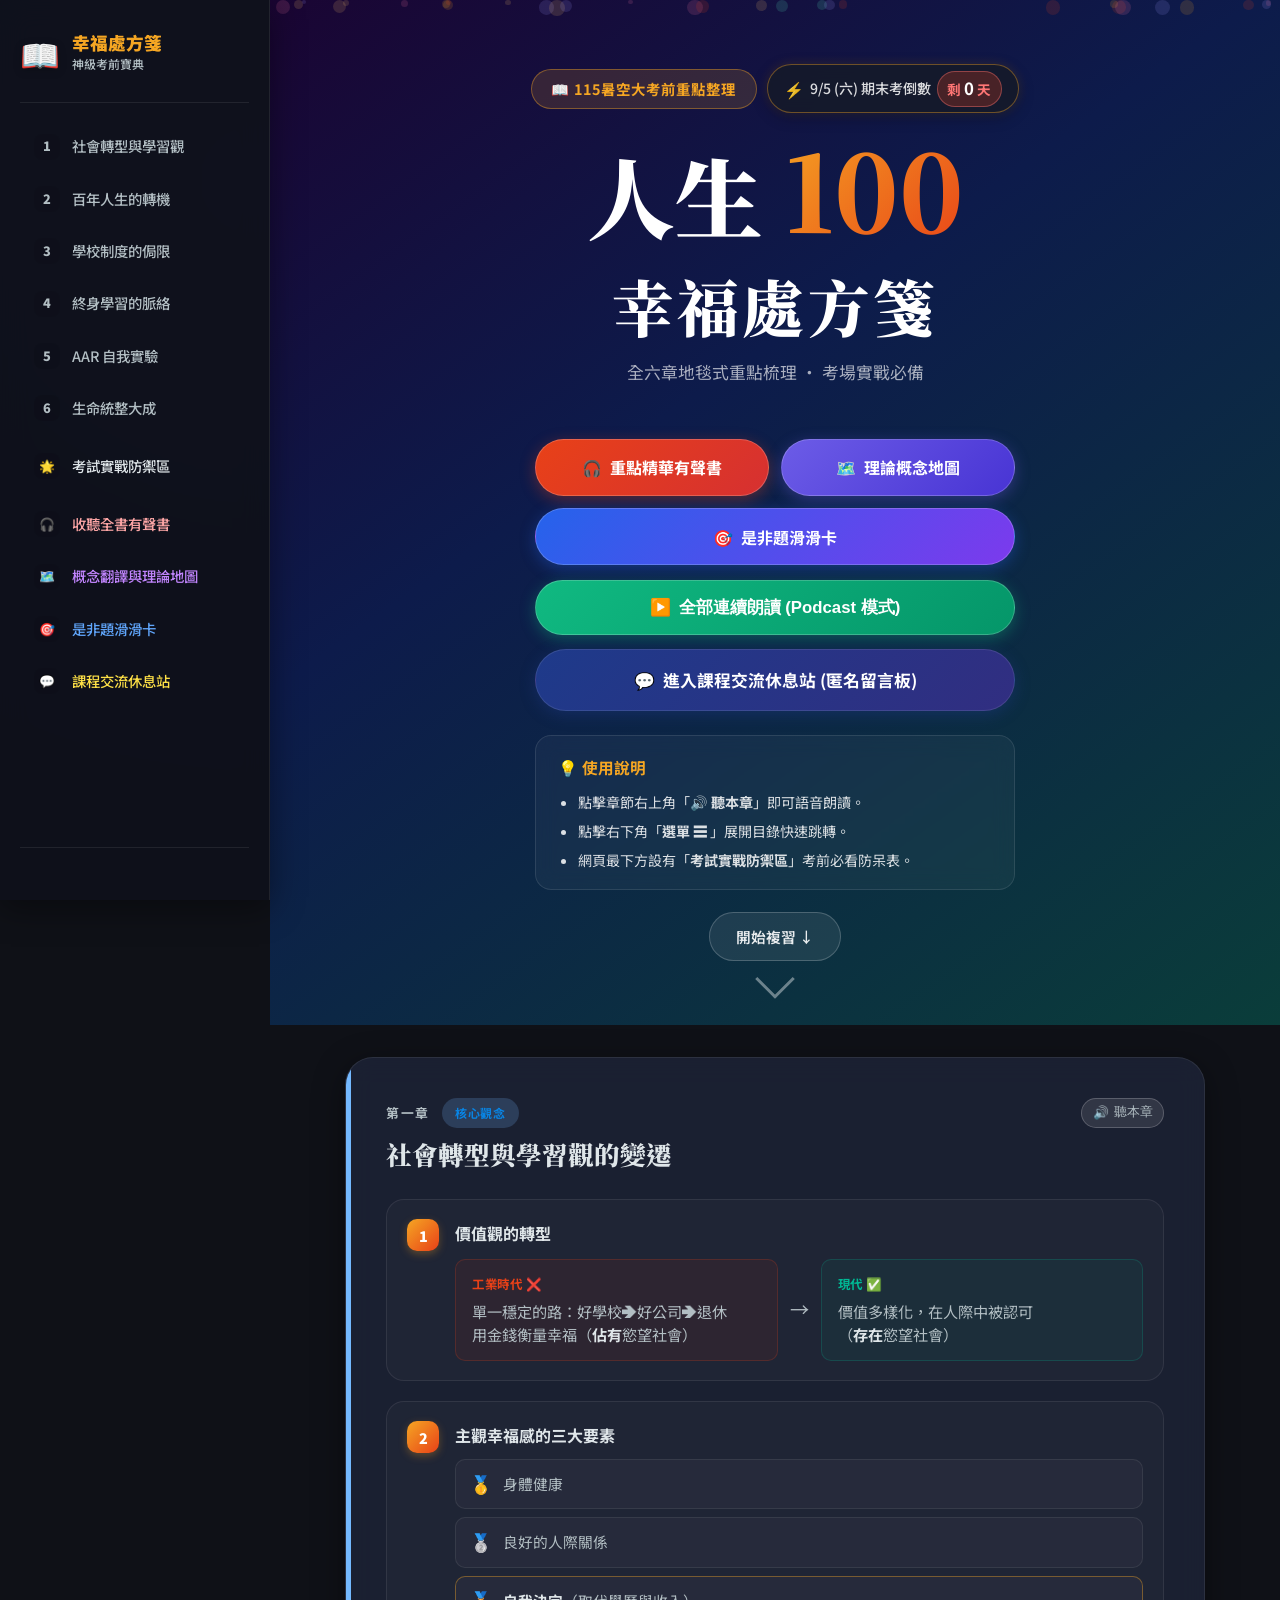
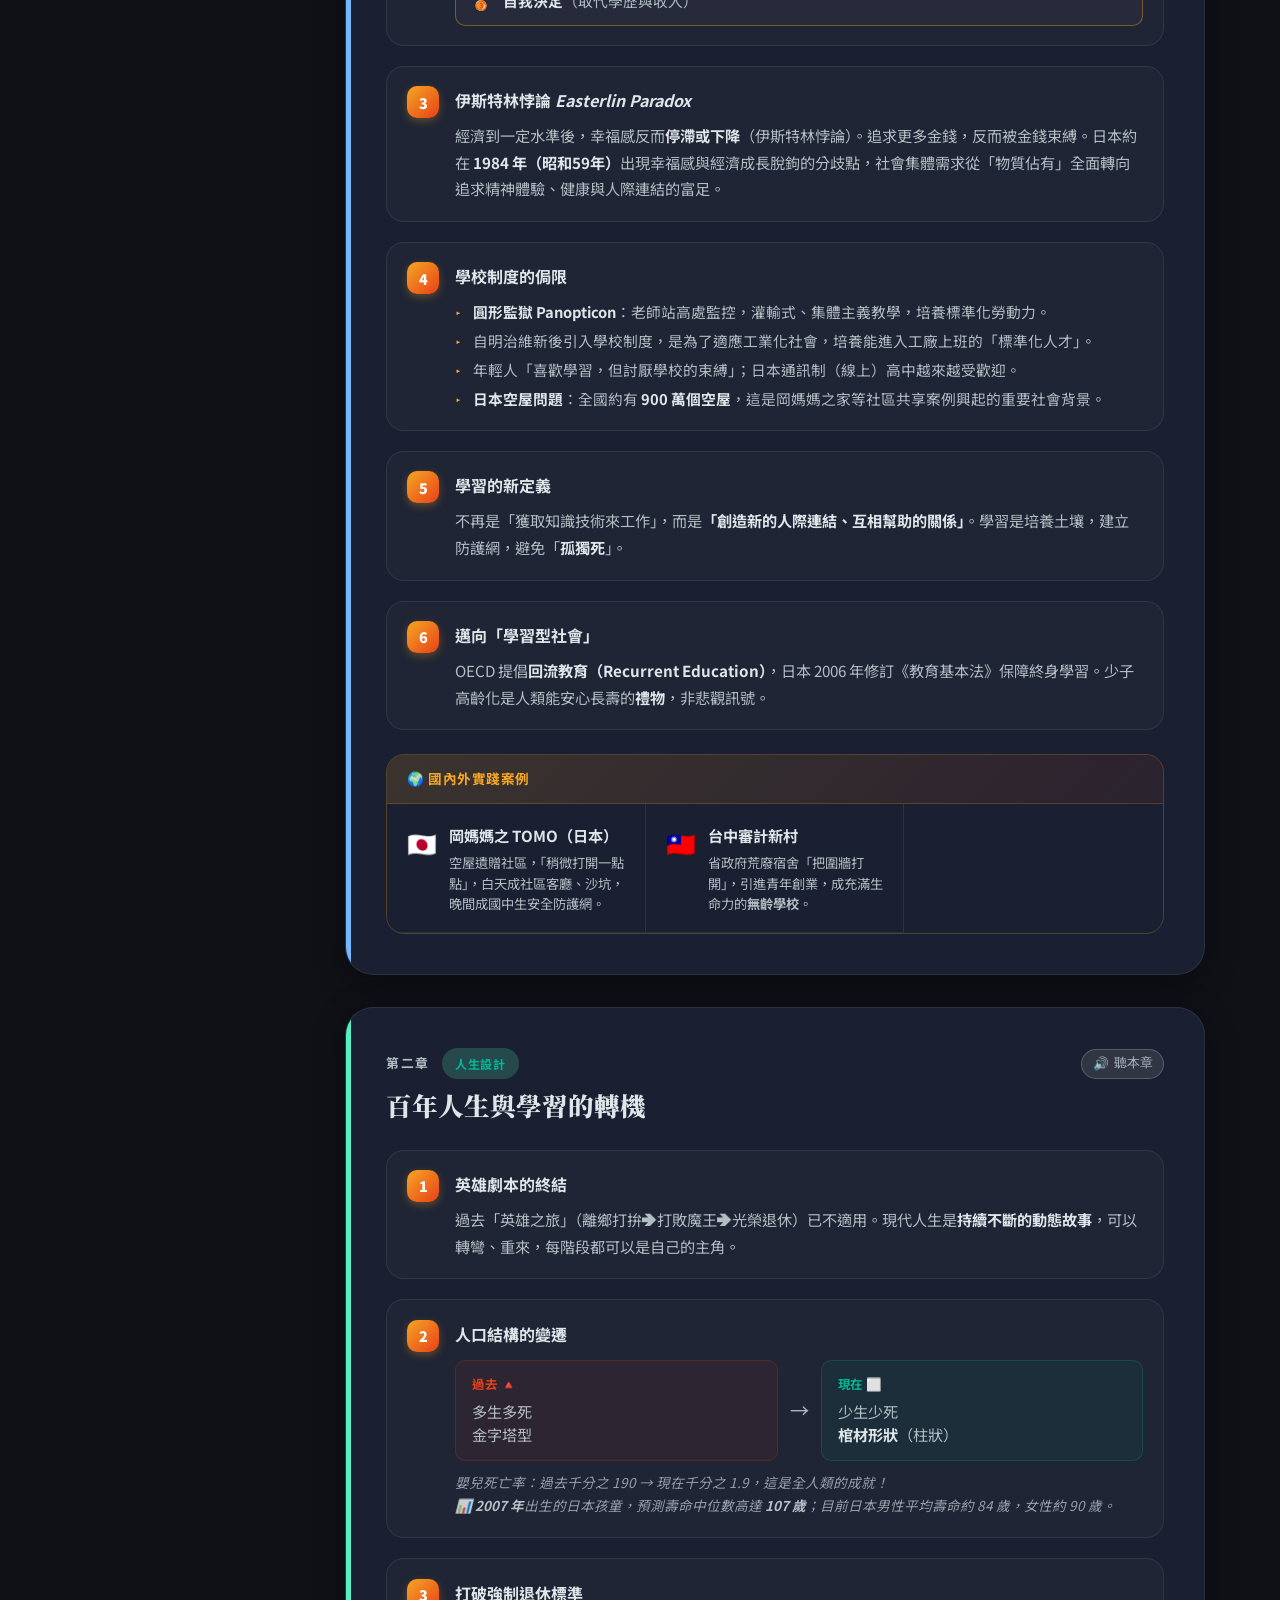
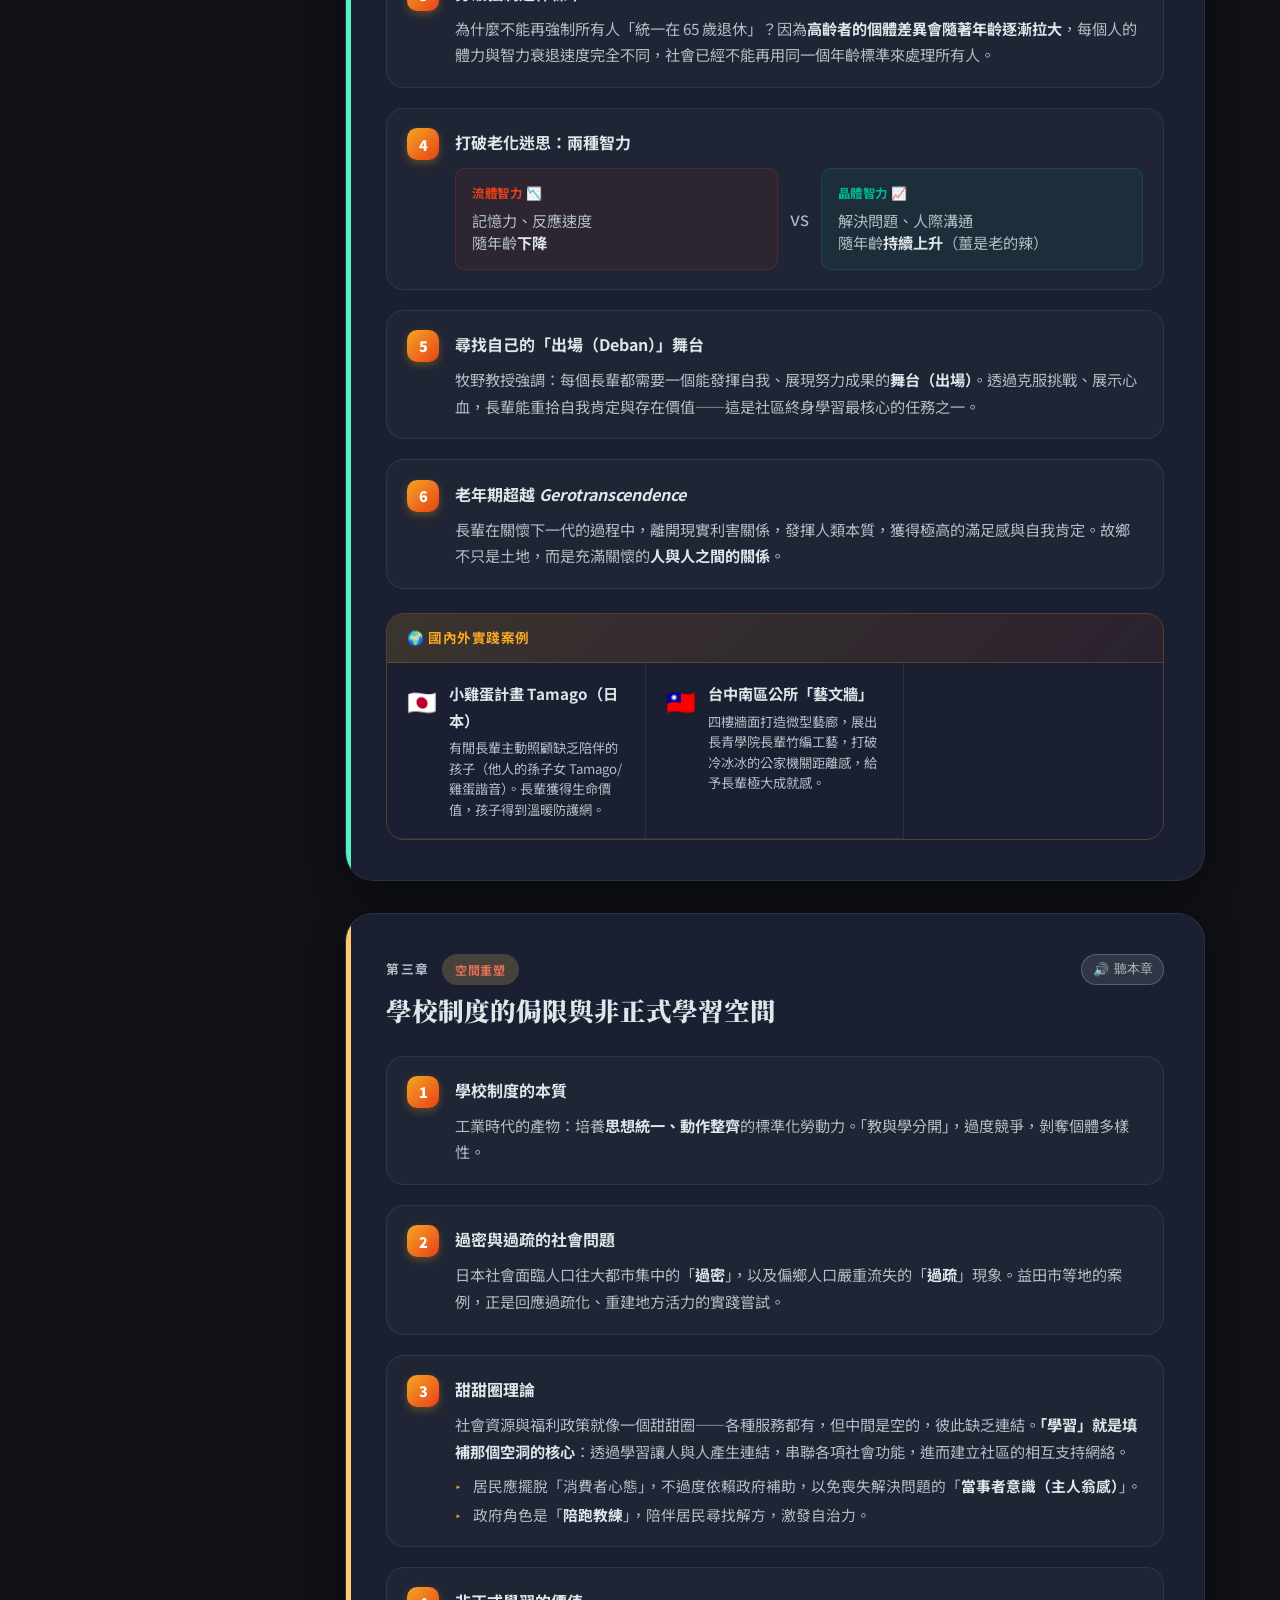
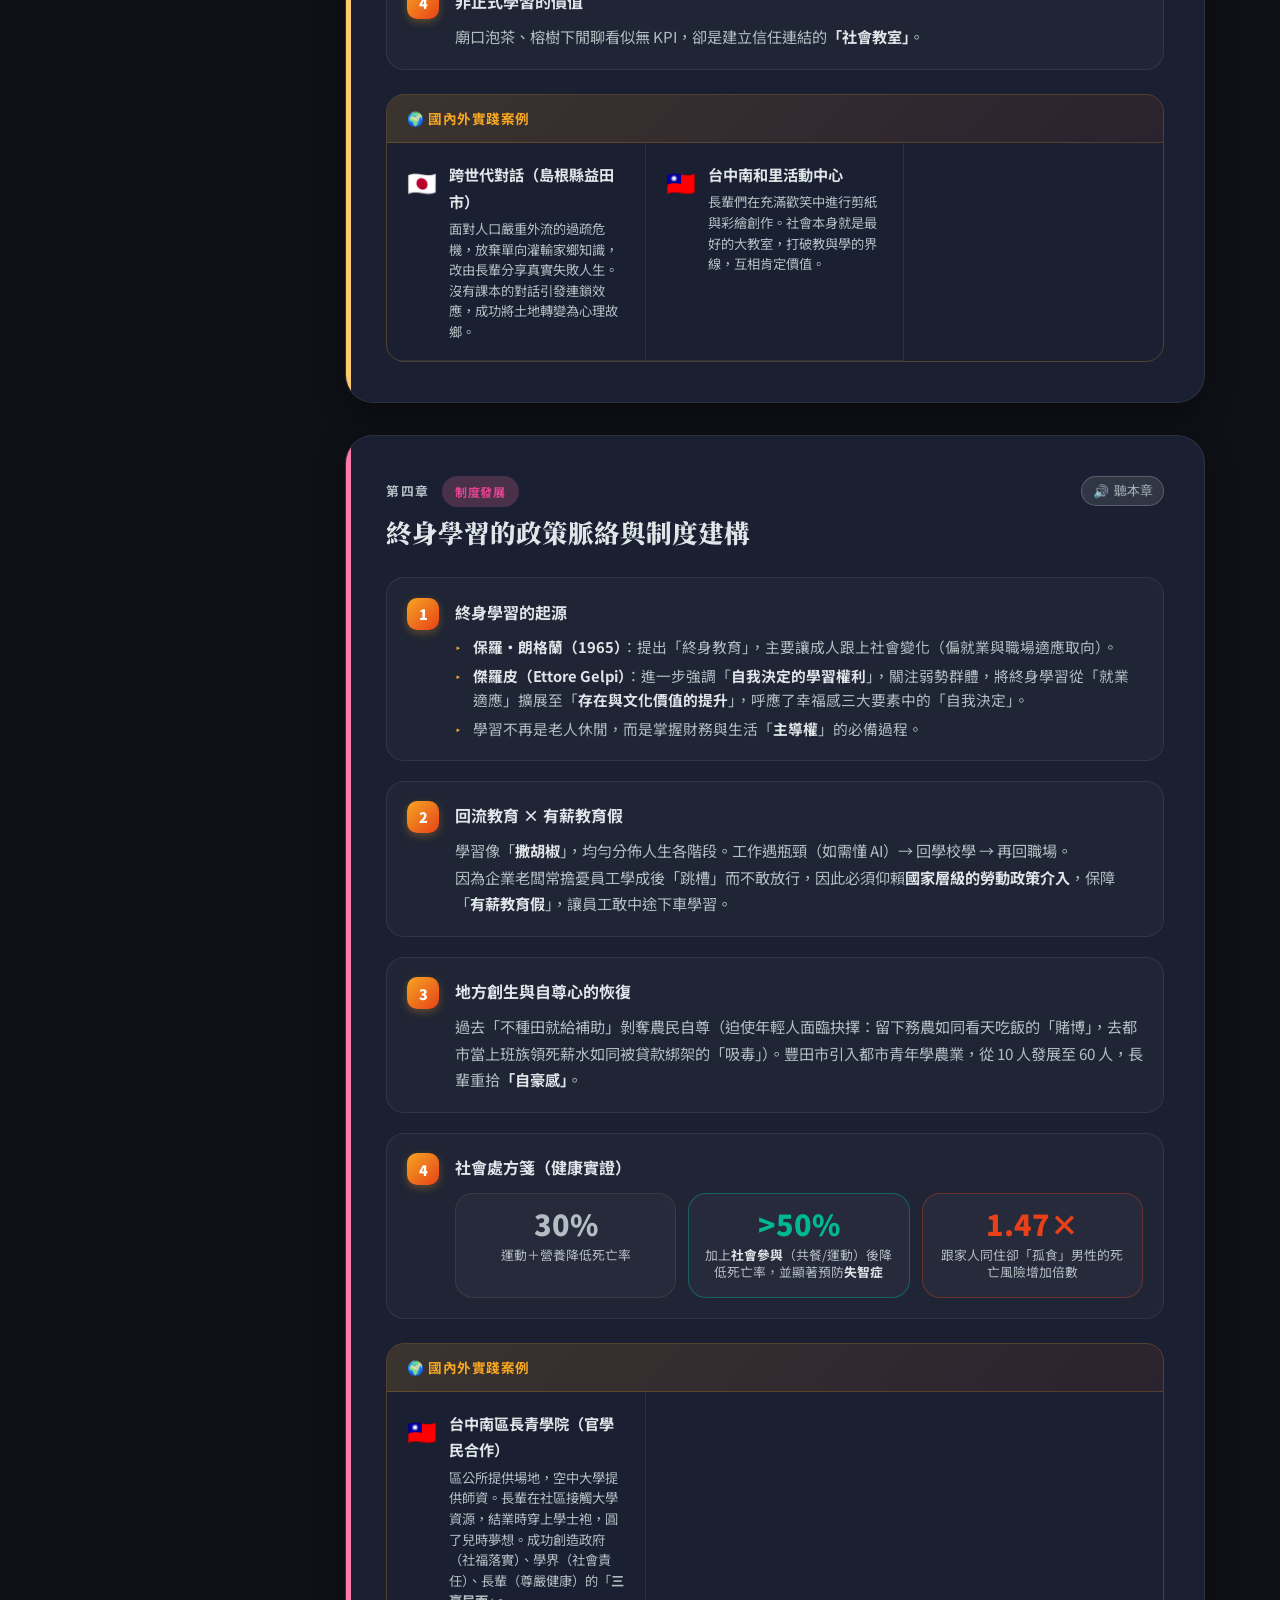
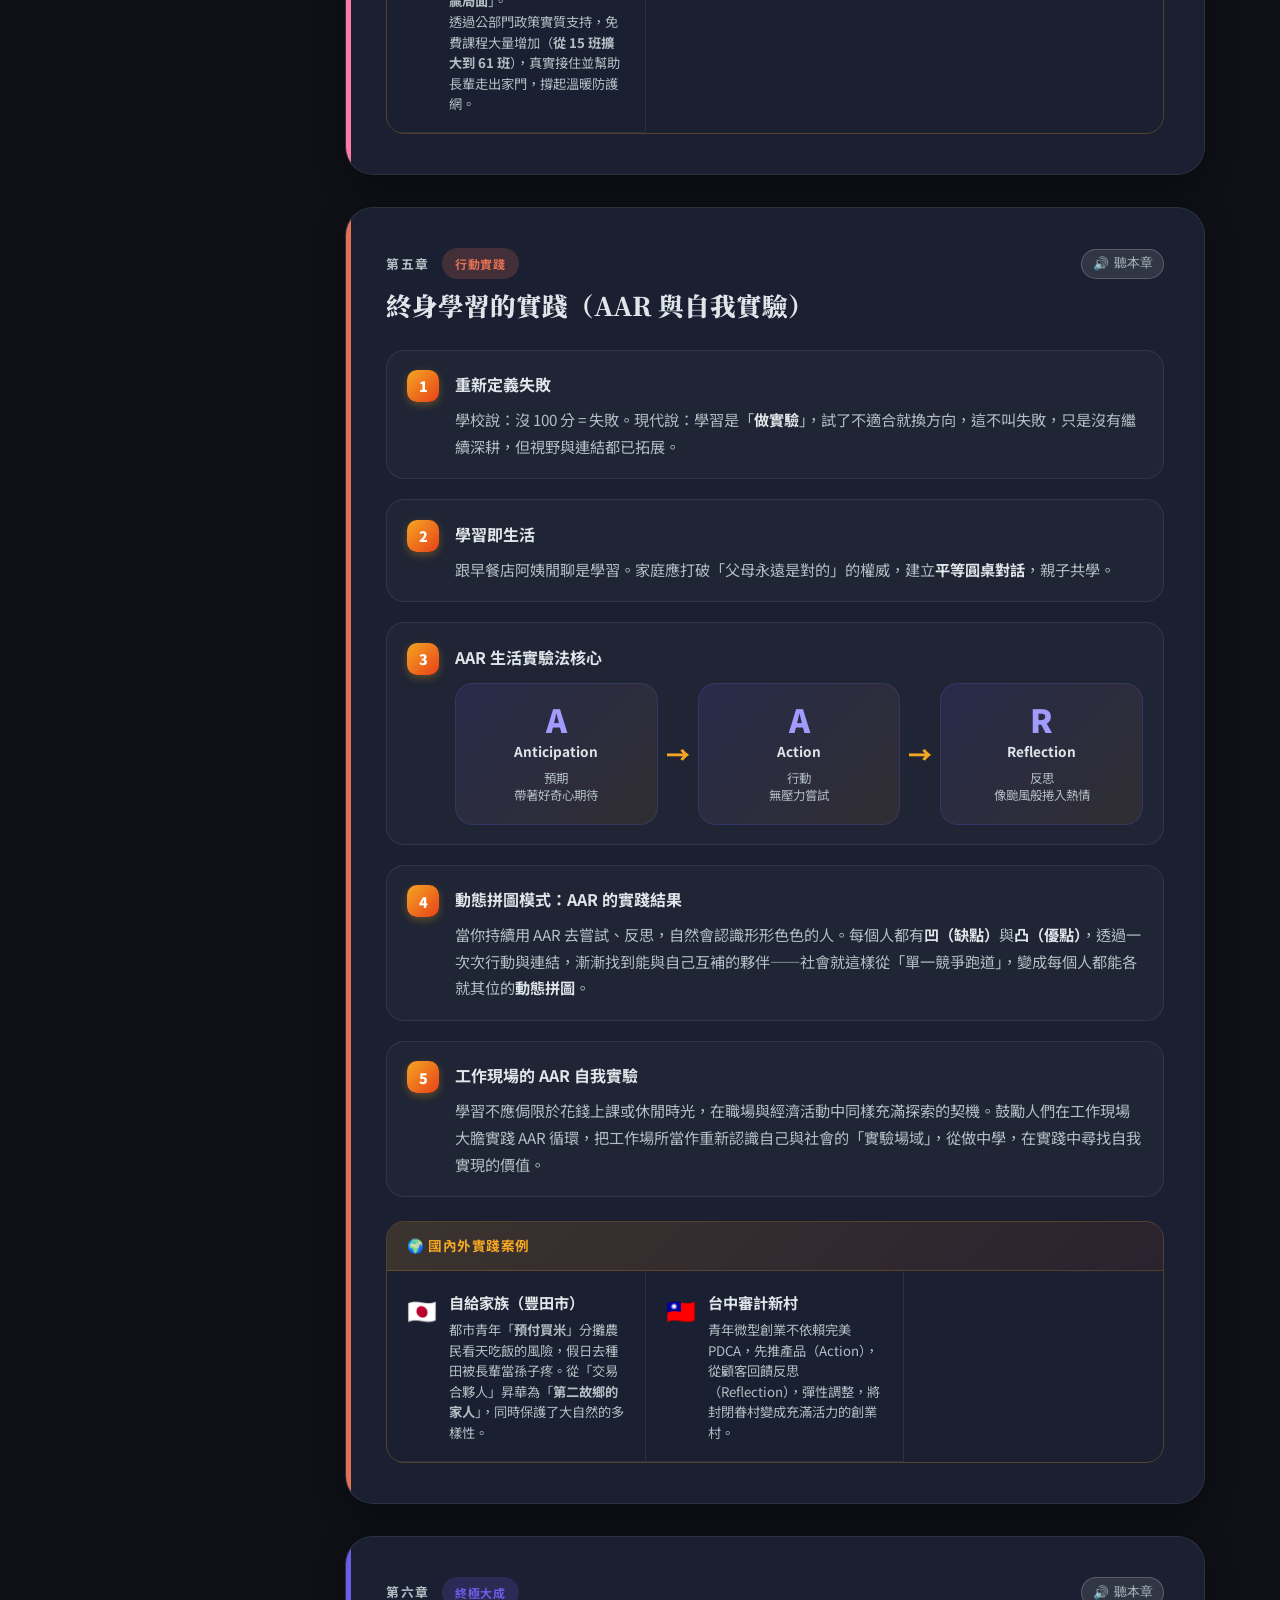
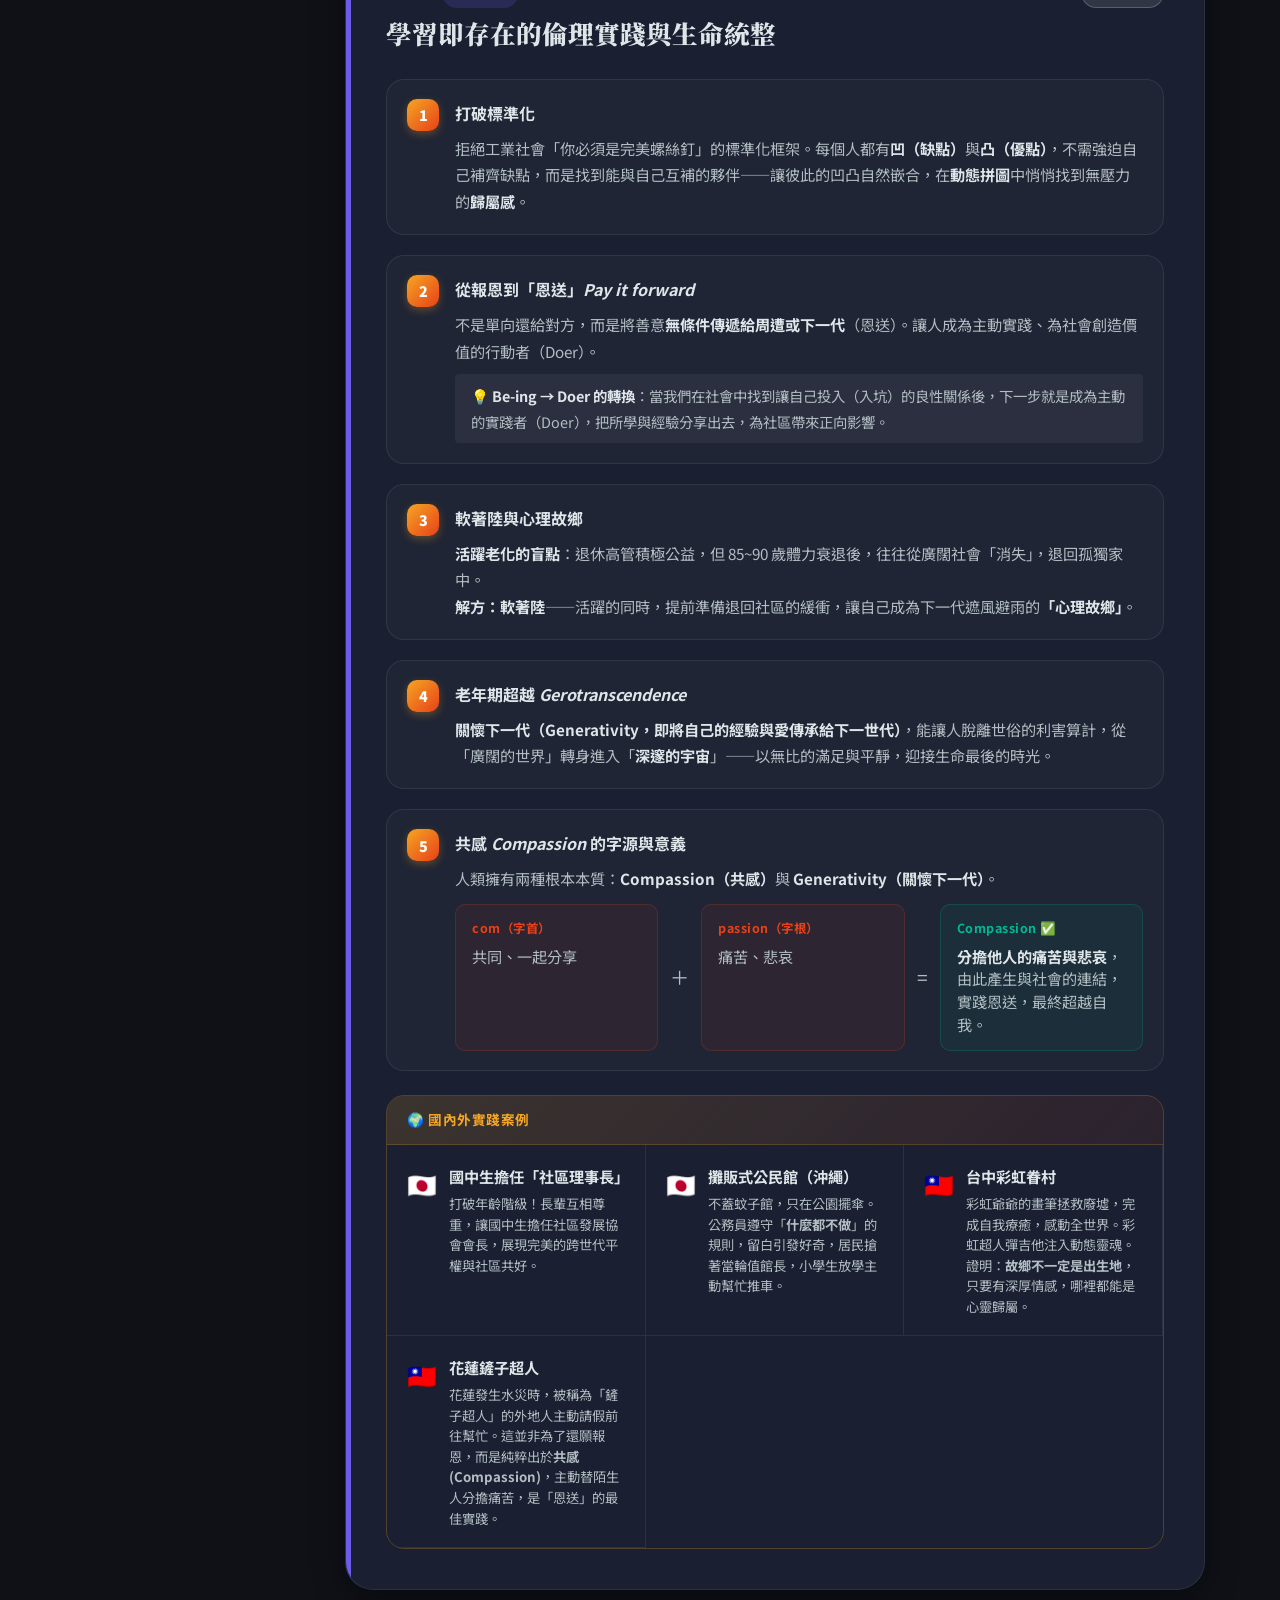
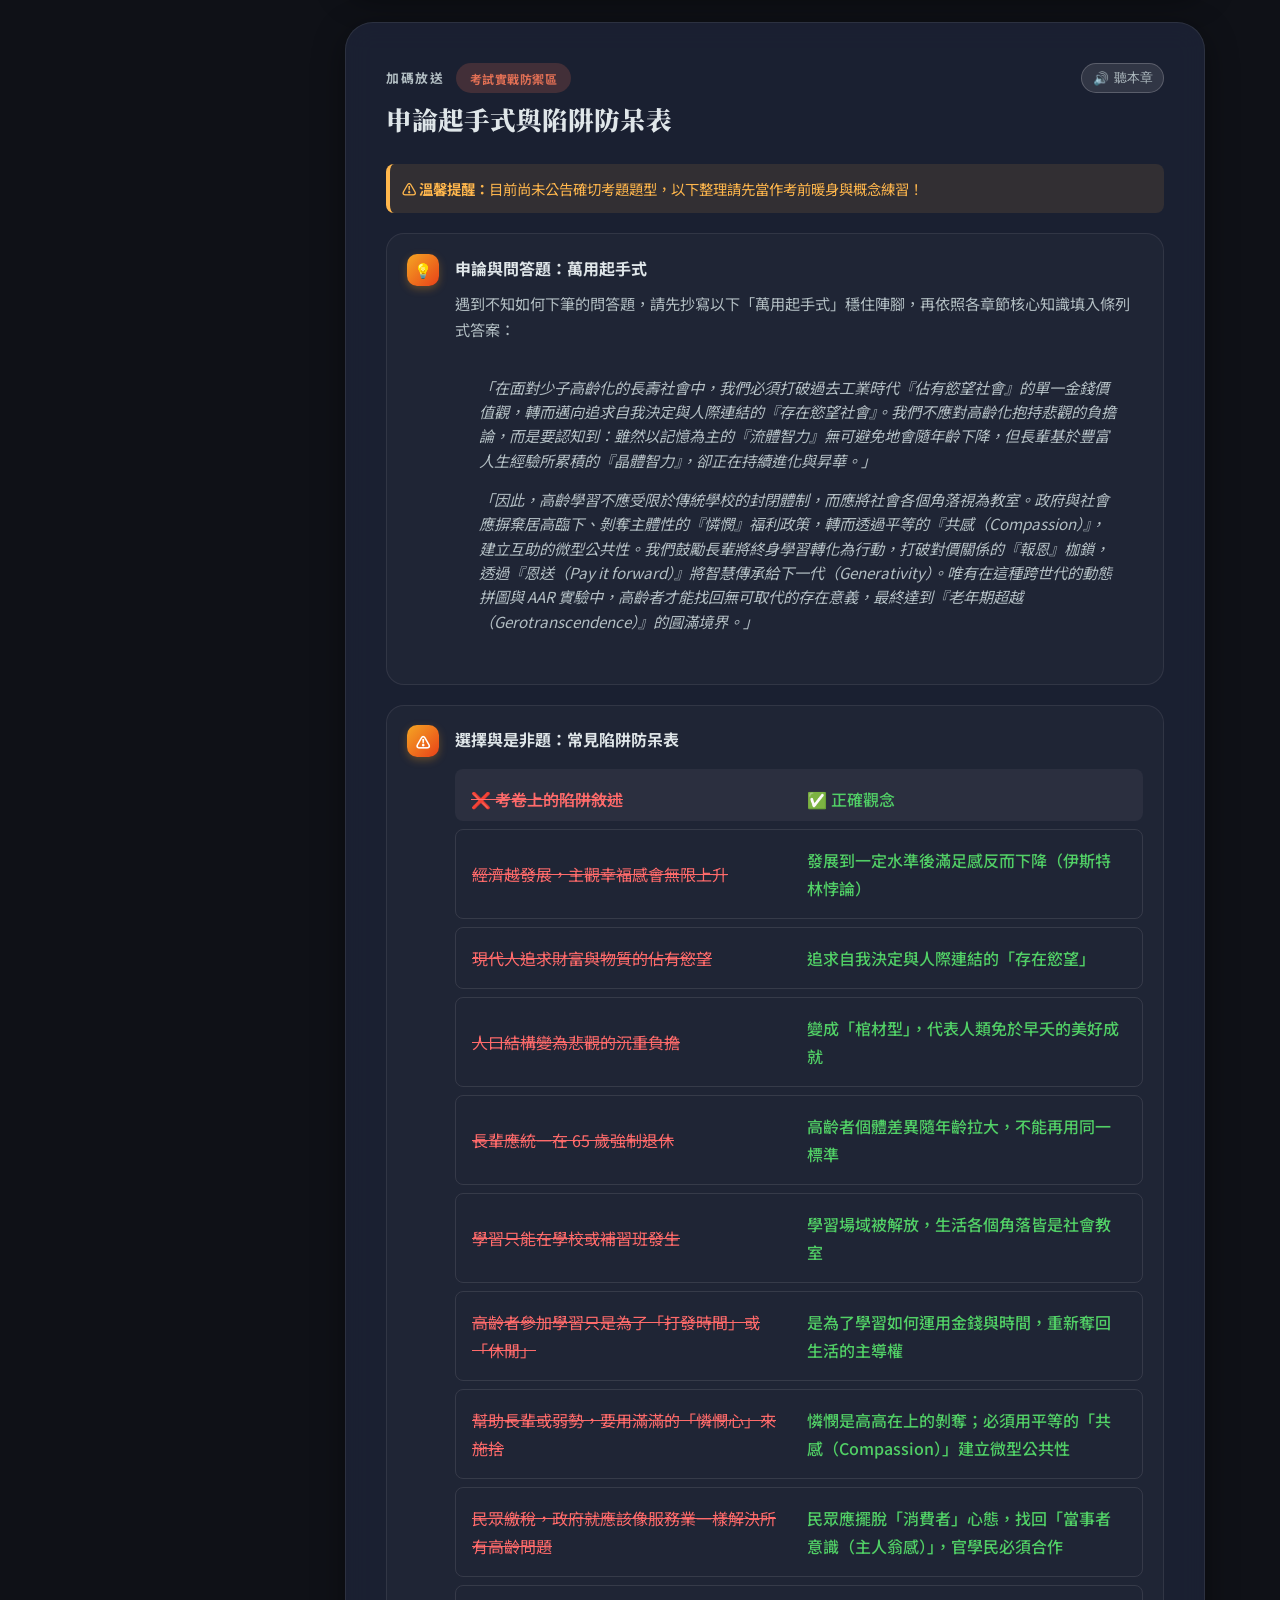
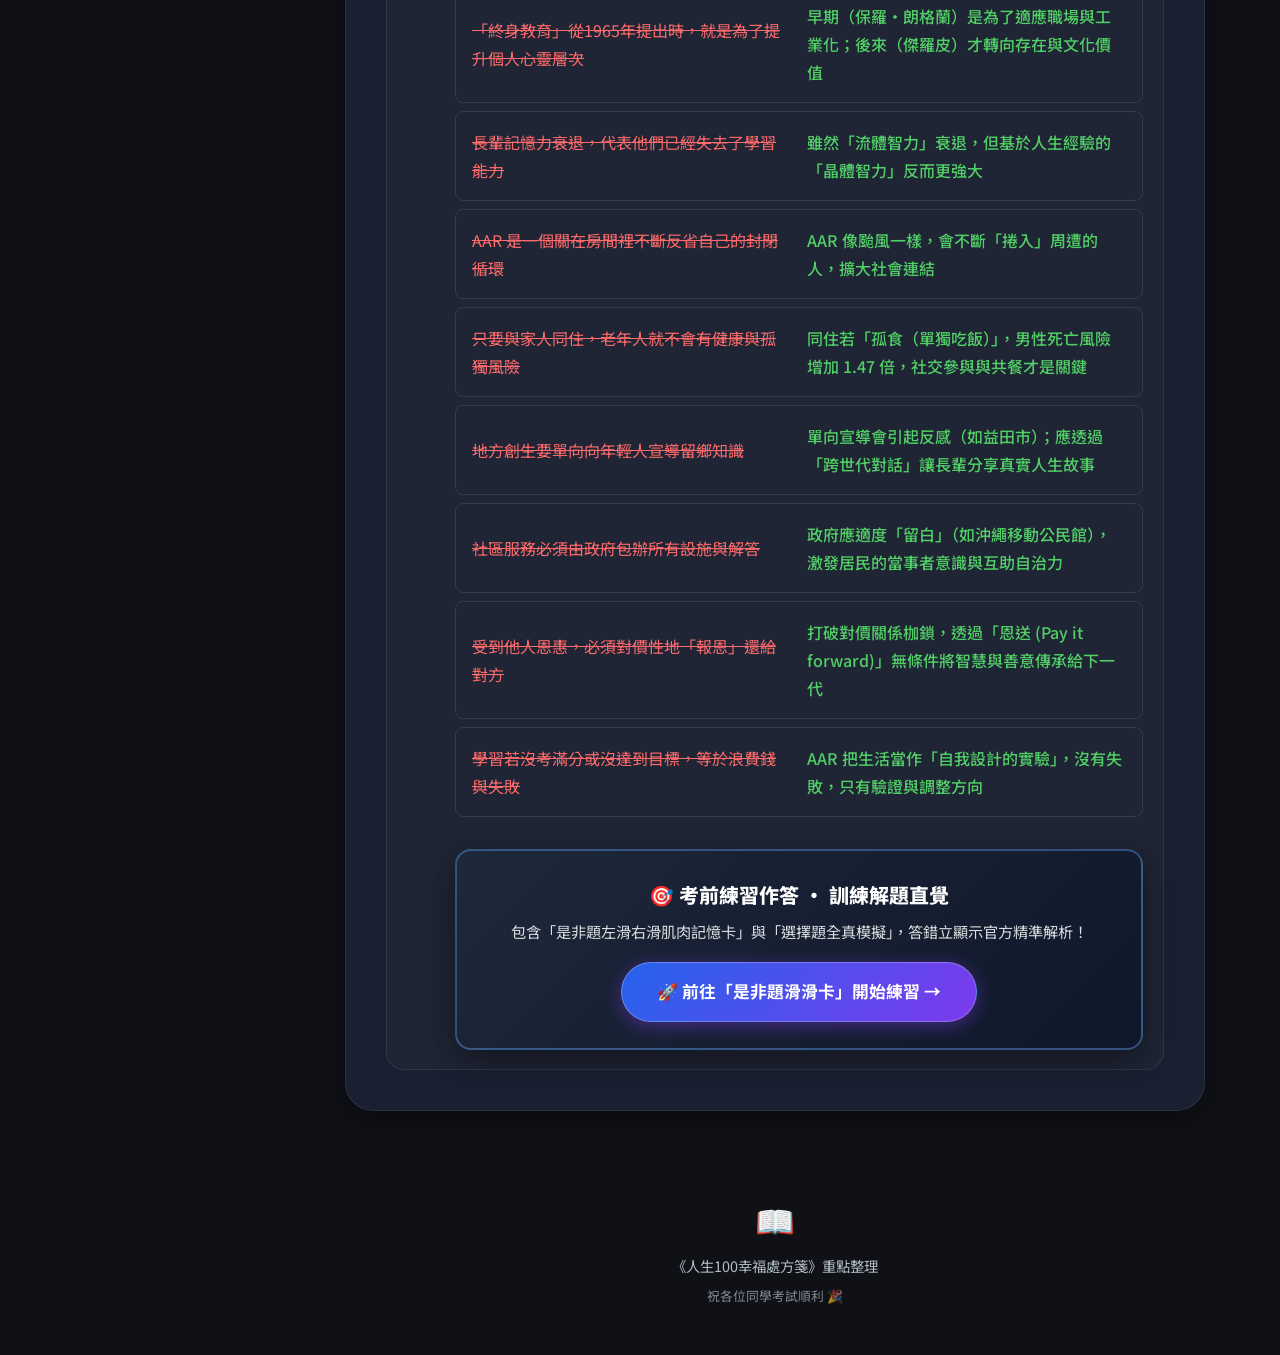
<file: index.html>
<!DOCTYPE html>
<html lang="zh-TW" data-theme="dark">
<head>
    <meta charset="UTF-8">
    <meta http-equiv="Cache-Control" content="no-cache, no-store, must-revalidate">
    <meta http-equiv="Pragma" content="no-cache">
    <meta http-equiv="Expires" content="0">
    <meta name="viewport" content="width=device-width, initial-scale=1.0, viewport-fit=cover">
    <meta name="description" content="人生100幸福處方箋 - 空大課程最強考前寶典，涵蓋全章節重點與精彩案例，幫助您輕鬆掌握終身學習與生命統整的核心精華。">
    <meta name="apple-mobile-web-app-capable" content="yes">
    <meta name="apple-mobile-web-app-status-bar-style" content="black-translucent">
    <title>人生100幸福處方箋 | 神級寶典</title>
    <link rel="preconnect" href="https://fonts.googleapis.com">
    <link rel="preconnect" href="https://fonts.gstatic.com" crossorigin>
    <link href="https://fonts.googleapis.com/css2?family=Noto+Sans+TC:wght@300;400;500;700;900&family=Noto+Serif+TC:wght@700;900&display=swap" rel="stylesheet">
    <link rel="stylesheet" href="styles.css?v=37">
</head>
<body>
    <!-- Reading Progress Bar -->
    <div id="progress-bar"></div>

    <!-- Overlay for mobile sidebar -->
    <div class="sidebar-overlay" id="sidebar-overlay"></div>

    <div class="app-container">
        <!-- Sidebar Navigation -->
        <nav class="sidebar" id="sidebar">
            <div class="sidebar-brand">
                <div class="brand-icon">📖</div>
                <div class="brand-text">
                    <h2>幸福處方箋</h2>
                    <p>神級考前寶典</p>
                </div>
            </div>

            <div class="sidebar-divider"></div>

            <ul class="nav-links">

                <li>
                    <a href="#ch1" class="nav-item" data-ch="1">
                        <span class="nav-num">1</span>
                        <span class="nav-label">社會轉型與學習觀</span>
                    </a>
                </li>
                <li>
                    <a href="#ch2" class="nav-item" data-ch="2">
                        <span class="nav-num">2</span>
                        <span class="nav-label">百年人生的轉機</span>
                    </a>
                </li>
                <li>
                    <a href="#ch3" class="nav-item" data-ch="3">
                        <span class="nav-num">3</span>
                        <span class="nav-label">學校制度的侷限</span>
                    </a>
                </li>
                <li>
                    <a href="#ch4" class="nav-item" data-ch="4">
                        <span class="nav-num">4</span>
                        <span class="nav-label">終身學習的脈絡</span>
                    </a>
                </li>
                <li>
                    <a href="#ch5" class="nav-item" data-ch="5">
                        <span class="nav-num">5</span>
                        <span class="nav-label">AAR 自我實驗</span>
                    </a>
                </li>
                <li>
                    <a href="#ch6" class="nav-item" data-ch="6">
                        <span class="nav-num">6</span>
                        <span class="nav-label">生命統整大成</span>
                    </a>
                </li>
                <li class="nav-divider"></li>

                <li>
                    <a href="#exam-prep" class="nav-item" data-ch="exam" style="color: var(--primary-color);">
                        <span class="nav-num">🌟</span>
                        <span class="nav-label">考試實戰防禦區</span>
                    </a>
                </li>
                <li class="nav-divider"></li>
                <li>
                    <a href="https://m0904103.github.io/ibasho/" target="_blank" rel="noopener noreferrer" class="nav-item" data-ch="audio" style="color: #fca5a5;">
                        <span class="nav-num">🎧</span>
                        <span class="nav-label">收聽全書有聲書</span>
                    </a>
                </li>
                <li>
                    <a href="concepts.html" target="_blank" rel="noopener noreferrer" class="nav-item" data-ch="concepts" style="color: #c084fc;">
                        <span class="nav-num">🗺️</span>
                        <span class="nav-label">概念翻譯與理論地圖</span>
                    </a>
                </li>
                <li>
                    <a href="https://m0904103.github.io/nou-happiness-100-app/#/swipe" target="_blank" rel="noopener noreferrer" class="nav-item" style="color: #60a5fa;">
                        <span class="nav-num">🎯</span>
                        <span class="nav-label">是非題滑滑卡</span>
                    </a>
                </li>
                <li>
                    <a href="https://padlet.com/nou_happiness/100-9ulkmwkucu5fihvi" target="_blank" rel="noopener noreferrer" class="nav-item" style="color: #fde047;">
                        <span class="nav-num">💬</span>
                        <span class="nav-label">課程交流休息站</span>
                    </a>
                </li>
            </ul>

            <div class="sidebar-footer">
                <!-- Theme toggle removed as per user request (forced dark mode) -->
            </div>
        </nav>

        <!-- Main Content -->
        <main class="main-content" id="main-content">

            <!-- Hero Section -->
            <section id="hero" class="hero-section" scroll-margin-top="0">
                <div class="hero-particles" id="particles"></div>
                <div class="hero-content">
                    <div class="hero-badges-wrapper">
                        <div class="hero-badge">📖 115暑空大考前重點整理</div>
                        <div class="hero-countdown-pill" id="exam-countdown">
                            <span class="pill-fire">⚡</span>
                            <span class="pill-text">9/5 (六) 期末考倒數</span>
                            <span class="pill-days-highlight">剩 <strong id="cd-days">39</strong> 天</span>
                        </div>
                    </div>

                    <h1 class="hero-title">
                        人生 <span class="hero-number">100</span><br>
                        <span class="hero-subtitle-text">幸福處方箋</span>
                    </h1>
                    <p class="hero-desc">全六章地毯式重點梳理 · 考場實戰必備</p>
                    
                    <!-- Action Cards Grid -->
                    <div class="hero-action-grid">
                        <a href="https://m0904103.github.io/ibasho/" target="_blank" rel="noopener noreferrer" class="hero-action-card hero-action-audiobook">
                            <span class="action-icon">🎧</span>
                            <span class="action-text">重點精華有聲書</span>
                        </a>
                        <a href="concepts.html" target="_blank" rel="noopener noreferrer" class="hero-action-card hero-action-map">
                            <span class="action-icon">🗺️</span>
                            <span class="action-text">理論概念地圖</span>
                        </a>
                        <a href="https://m0904103.github.io/nou-happiness-100-app/#/swipe" target="_blank" rel="noopener noreferrer" class="hero-action-card hero-action-quiz">
                            <span class="action-icon">🎯</span>
                            <span class="action-text">是非題滑滑卡</span>
                        </a>
                    </div>

                    <button id="play-all-tts-btn" class="hero-podcast-btn">
                        <span class="podcast-icon">▶️</span>
                        <span>全部連續朗讀 (Podcast 模式)</span>
                    </button>

                    <a href="https://padlet.com/nou_happiness/100-9ulkmwkucu5fihvi" target="_blank" rel="noopener noreferrer" class="hero-podcast-btn" style="background: linear-gradient(135deg, #1e3a8a 0%, #312e81 100%); text-decoration: none; display: inline-flex; align-items: center; justify-content: center; border: 1px solid rgba(255,255,255,0.1); box-shadow: 0 4px 15px rgba(30, 58, 138, 0.4);">
                        <span class="podcast-icon">💬</span>
                        <span>進入課程交流休息站 (匿名留言板)</span>
                    </a>

                    <!-- Usage Guide Card -->
                    <div class="hero-usage-card">
                        <h3 class="usage-title">💡 使用說明</h3>
                        <ul class="usage-list">
                            <li>點擊章節右上角「<strong>🔊 聽本章</strong>」即可語音朗讀。</li>
                            <li>點擊右下角「<strong>選單 ☰ </strong>」展開目錄快速跳轉。</li>
                            <li>網頁最下方設有「<strong>考試實戰防禦區</strong>」考前必看防呆表。</li>
                        </ul>
                    </div>
                    
                    <a href="#ch1" class="hero-start-btn">開始複習 ↓</a>
                </div>
                <div class="hero-scroll-hint">
                    <div class="scroll-arrow"></div>
                </div>
            </section>


            <!-- Chapter 1 -->
            <section id="ch1" class="chapter-card" data-chapter="1">
                <div class="chapter-eyebrow">
                    <span class="chapter-num-label">第一章</span>
                    <span class="badge badge--core">核心觀念</span>
                </div>
                <h2 class="chapter-title">社會轉型與學習觀的變遷</h2>
                <div class="chapter-body">
                    <div class="point-list">
                        <div class="point-item">
                            <div class="point-marker">1</div>
                            <div class="point-content">
                                <h3>價值觀的轉型</h3>
                                <div class="compare-row">
                                    <div class="compare-box compare-box--old">
                                        <div class="compare-label">工業時代 ❌</div>
                                        <p>單一穩定的路：好學校➔好公司➔退休<br>用金錢衡量幸福（<strong>佔有</strong>慾望社會）</p>
                                    </div>
                                    <div class="compare-arrow">→</div>
                                    <div class="compare-box compare-box--new">
                                        <div class="compare-label">現代 ✅</div>
                                        <p>價值多樣化，在人際中被認可<br>（<strong>存在</strong>慾望社會）</p>
                                    </div>
                                </div>
                            </div>
                        </div>

                        <div class="point-item">
                            <div class="point-marker">2</div>
                            <div class="point-content">
                                <h3>主觀幸福感的三大要素</h3>
                                <div class="rank-row">
                                    <div class="rank-item"><span class="rank-num">🥇</span><span>身體健康</span></div>
                                    <div class="rank-item"><span class="rank-num">🥈</span><span>良好的人際關係</span></div>
                                    <div class="rank-item rank-item--key"><span class="rank-num">🥉</span><span><strong>自我決定</strong>（取代學歷與收入）</span></div>
                                </div>

                            </div>
                        </div>

                        <div class="point-item">
                            <div class="point-marker">3</div>
                            <div class="point-content">
                                <h3>伊斯特林悖論 <em>Easterlin Paradox</em></h3>
                                <p>經濟到一定水準後，幸福感反而<strong>停滯或下降</strong>（伊斯特林悖論）。追求更多金錢，反而被金錢束縛。日本約在 <strong>1984 年（昭和59年）</strong>出現幸福感與經濟成長脫鉤的分歧點，社會集體需求從「物質佔有」全面轉向追求精神體驗、健康與人際連結的富足。</p>
                            </div>
                        </div>

                        <div class="point-item">
                            <div class="point-marker">4</div>
                            <div class="point-content">
                                <h3>學校制度的侷限</h3>
                                <ul class="sub-list">
                                    <li><strong>圓形監獄 Panopticon</strong>：老師站高處監控，灌輸式、集體主義教學，培養標準化勞動力。</li>
                                    <li>自明治維新後引入學校制度，是為了適應工業化社會，培養能進入工廠上班的「標準化人才」。</li>
                                    <li>年輕人「喜歡學習，但討厭學校的束縛」；日本通訊制（線上）高中越來越受歡迎。</li>
                                    <li><strong>日本空屋問題</strong>：全國約有 <strong>900 萬個空屋</strong>，這是岡媽媽之家等社區共享案例興起的重要社會背景。</li>
                                </ul>
                            </div>
                        </div>

                        <div class="point-item">
                            <div class="point-marker">5</div>
                            <div class="point-content">
                                <h3>學習的新定義</h3>
                                <p>不再是「獲取知識技術來工作」，而是<strong>「創造新的人際連結、互相幫助的關係」</strong>。學習是培養土壤，建立防護網，避免「<strong>孤獨死</strong>」。</p>
                            </div>
                        </div>

                        <div class="point-item">
                            <div class="point-marker">6</div>
                            <div class="point-content">
                                <h3>邁向「學習型社會」</h3>
                                <p>OECD 提倡<strong>回流教育（Recurrent Education）</strong>，日本 2006 年修訂《教育基本法》保障終身學習。少子高齡化是人類能安心長壽的<strong>禮物</strong>，非悲觀訊號。</p>
                            </div>
                        </div>
                    </div>

                    <div class="case-study-block">
                        <div class="case-header">🌍 國內外實踐案例</div>
                        <div class="case-grid">
                            <div class="case-item">
                                <div class="case-flag">🇯🇵</div>
                                <div class="case-body">
                                    <strong>岡媽媽之 TOMO（日本）</strong>
                                    <p>空屋遺贈社區，「稍微打開一點點」，白天成社區客廳、沙坑，晚間成國中生安全防護網。</p>
                                </div>
                            </div>
                            <div class="case-item">
                                <div class="case-flag">🇹🇼</div>
                                <div class="case-body">
                                    <strong>台中審計新村</strong>
                                    <p>省政府荒廢宿舍「把圍牆打開」，引進青年創業，成充滿生命力的<strong>無齡學校</strong>。</p>
                                </div>
                            </div>
                        </div>
                    </div>
                </div>
            </section>

            <!-- Chapter 2 -->
            <section id="ch2" class="chapter-card" data-chapter="2">
                <div class="chapter-eyebrow">
                    <span class="chapter-num-label">第二章</span>
                    <span class="badge badge--design">人生設計</span>
                </div>
                <h2 class="chapter-title">百年人生與學習的轉機</h2>
                <div class="chapter-body">
                    <div class="point-list">
                        <div class="point-item">
                            <div class="point-marker">1</div>
                            <div class="point-content">
                                <h3>英雄劇本的終結</h3>
                                <p>過去「英雄之旅」（離鄉打拚➔打敗魔王➔光榮退休）已不適用。現代人生是<strong>持續不斷的動態故事</strong>，可以轉彎、重來，每階段都可以是自己的主角。</p>
                            </div>
                        </div>

                        <div class="point-item">
                            <div class="point-marker">2</div>
                            <div class="point-content">
                                <h3>人口結構的變遷</h3>
                                <div class="compare-row">
                                    <div class="compare-box compare-box--old">
                                        <div class="compare-label">過去 🔺</div>
                                        <p>多生多死<br>金字塔型</p>
                                    </div>
                                    <div class="compare-arrow">→</div>
                                    <div class="compare-box compare-box--new">
                                        <div class="compare-label">現在 ⬜</div>
                                        <p>少生少死<br><strong>棺材形狀</strong>（柱狀）</p>
                                    </div>
                                </div>
                                <p class="point-note">嬰兒死亡率：過去千分之 190 → 現在千分之 1.9，這是全人類的成就！<br>📊 <strong>2007 年</strong>出生的日本孩童，預測壽命中位數高達 <strong>107 歲</strong>；目前日本男性平均壽命約 84 歲，女性約 90 歲。</p>
                            </div>
                        </div>

                        <div class="point-item">
                            <div class="point-marker">3</div>
                            <div class="point-content">
                                <h3>打破強制退休標準</h3>
                                <p>為什麼不能再強制所有人「統一在 65 歲退休」？因為<strong>高齡者的個體差異會隨著年齡逐漸拉大</strong>，每個人的體力與智力衰退速度完全不同，社會已經不能再用同一個年齡標準來處理所有人。</p>
                            </div>
                        </div>

                        <div class="point-item">
                            <div class="point-marker">4</div>
                            <div class="point-content">
                                <h3>打破老化迷思：兩種智力</h3>
                                <div class="compare-row">
                                    <div class="compare-box compare-box--old">
                                        <div class="compare-label">流體智力 📉</div>
                                        <p>記憶力、反應速度<br>隨年齡<strong>下降</strong></p>
                                    </div>
                                    <div class="compare-arrow">vs</div>
                                    <div class="compare-box compare-box--new">
                                        <div class="compare-label">晶體智力 📈</div>
                                        <p>解決問題、人際溝通<br>隨年齡<strong>持續上升</strong>（薑是老的辣）</p>
                                    </div>
                                </div>
                            </div>
                        </div>

                        <div class="point-item">
                            <div class="point-marker">5</div>
                            <div class="point-content">
                                <h3>尋找自己的「出場（Deban）」舞台</h3>
                                <p>牧野教授強調：每個長輩都需要一個能發揮自我、展現努力成果的<strong>舞台（出場）</strong>。透過克服挑戰、展示心血，長輩能重拾自我肯定與存在價值——這是社區終身學習最核心的任務之一。</p>
                            </div>
                        </div>

                        <div class="point-item">
                            <div class="point-marker">6</div>
                            <div class="point-content">
                                <h3>老年期超越 <em>Gerotranscendence</em></h3>
                                <p>長輩在關懷下一代的過程中，離開現實利害關係，發揮人類本質，獲得極高的滿足感與自我肯定。故鄉不只是土地，而是充滿關懷的<strong>人與人之間的關係</strong>。</p>
                            </div>
                        </div>
                    </div>

                    <div class="case-study-block">
                        <div class="case-header">🌍 國內外實踐案例</div>
                        <div class="case-grid">
                            <div class="case-item">
                                <div class="case-flag">🇯🇵</div>
                                <div class="case-body">
                                    <strong>小雞蛋計畫 Tamago（日本）</strong>
                                    <p>有閒長輩主動照顧缺乏陪伴的孩子（他人的孫子女 Tamago/雞蛋諧音）。長輩獲得生命價值，孩子得到溫暖防護網。</p>
                                </div>
                            </div>
                            <div class="case-item">
                                <div class="case-flag">🇹🇼</div>
                                <div class="case-body">
                                    <strong>台中南區公所「藝文牆」</strong>
                                    <p>四樓牆面打造微型藝廊，展出長青學院長輩竹編工藝，打破冷冰冰的公家機關距離感，給予長輩極大成就感。</p>
                                </div>
                            </div>
                        </div>
                    </div>
                </div>
            </section>

            <!-- Chapter 3 -->
            <section id="ch3" class="chapter-card" data-chapter="3">
                <div class="chapter-eyebrow">
                    <span class="chapter-num-label">第三章</span>
                    <span class="badge badge--space">空間重塑</span>
                </div>
                <h2 class="chapter-title">學校制度的侷限與非正式學習空間</h2>
                <div class="chapter-body">
                    <div class="point-list">
                        <div class="point-item">
                            <div class="point-marker">1</div>
                            <div class="point-content">
                                <h3>學校制度的本質</h3>
                                <p>工業時代的產物：培養<strong>思想統一、動作整齊</strong>的標準化勞動力。「教與學分開」，過度競爭，剝奪個體多樣性。</p>
                            </div>
                        </div>

                        <div class="point-item">
                            <div class="point-marker">2</div>
                            <div class="point-content">
                                <h3>過密與過疏的社會問題</h3>
                                <p>日本社會面臨人口往大都市集中的「<strong>過密</strong>」，以及偏鄉人口嚴重流失的「<strong>過疏</strong>」現象。益田市等地的案例，正是回應過疏化、重建地方活力的實踐嘗試。</p>
                            </div>
                        </div>

                        <div class="point-item">
                            <div class="point-marker">3</div>
                            <div class="point-content">
                                <h3>甜甜圈理論</h3>
                                <p>社會資源與福利政策就像一個甜甜圈——各種服務都有，但中間是空的，彼此缺乏連結。<strong>「學習」就是填補那個空洞的核心</strong>：透過學習讓人與人產生連結，串聯各項社會功能，進而建立社區的相互支持網絡。</p>
                                <ul class="sub-list">
                                    <li>居民應擺脫「消費者心態」，不過度依賴政府補助，以免喪失解決問題的「<strong>當事者意識（主人翁感）</strong>」。</li>
                                    <li>政府角色是「<strong>陪跑教練</strong>」，陪伴居民尋找解方，激發自治力。</li>
                                </ul>
                            </div>
                        </div>

                        <div class="point-item">
                            <div class="point-marker">4</div>
                            <div class="point-content">
                                <h3>非正式學習的價值</h3>
                                <p>廟口泡茶、榕樹下閒聊看似無 KPI，卻是建立信任連結的<strong>「社會教室」</strong>。</p>
                            </div>
                        </div>
                    </div>

                    <div class="case-study-block">
                        <div class="case-header">🌍 國內外實踐案例</div>
                        <div class="case-grid">
                            <div class="case-item">
                                <div class="case-flag">🇯🇵</div>
                                <div class="case-body">
                                    <strong>跨世代對話（島根縣益田市）</strong>
                                    <p>面對人口嚴重外流的過疏危機，放棄單向灌輸家鄉知識，改由長輩分享真實失敗人生。沒有課本的對話引發連鎖效應，成功將土地轉變為心理故鄉。</p>
                                </div>
                            </div>
                            <div class="case-item">
                                <div class="case-flag">🇹🇼</div>
                                <div class="case-body">
                                    <strong>台中南和里活動中心</strong>
                                    <p>長輩們在充滿歡笑中進行剪紙與彩繪創作。社會本身就是最好的大教室，打破教與學的界線，互相肯定價值。</p>
                                </div>
                            </div>
                        </div>
                    </div>
                </div>
            </section>

            <!-- Chapter 4 -->
            <section id="ch4" class="chapter-card" data-chapter="4">
                <div class="chapter-eyebrow">
                    <span class="chapter-num-label">第四章</span>
                    <span class="badge badge--policy">制度發展</span>
                </div>
                <h2 class="chapter-title">終身學習的政策脈絡與制度建構</h2>
                <div class="chapter-body">
                    <div class="point-list">
                        <div class="point-item">
                            <div class="point-marker">1</div>
                            <div class="point-content">
                                <h3>終身學習的起源</h3>
                                <ul class="sub-list">
                                    <li><strong>保羅·朗格蘭（1965）</strong>：提出「終身教育」，主要讓成人跟上社會變化（偏就業與職場適應取向）。</li>
                                    <li><strong>傑羅皮（Ettore Gelpi）</strong>：進一步強調「<strong>自我決定的學習權利</strong>」，關注弱勢群體，將終身學習從「就業適應」擴展至「<strong>存在與文化價值的提升</strong>」，呼應了幸福感三大要素中的「自我決定」。</li>
                                    <li>學習不再是老人休閒，而是掌握財務與生活「<strong>主導權</strong>」的必備過程。</li>
                                </ul>
                            </div>
                        </div>

                        <div class="point-item">
                            <div class="point-marker">2</div>
                            <div class="point-content">
                                <h3>回流教育 × 有薪教育假</h3>
                                <p>學習像「<strong>撒胡椒</strong>」，均勻分佈人生各階段。工作遇瓶頸（如需懂 AI）→ 回學校學 → 再回職場。<br>因為企業老闆常擔憂員工學成後「跳槽」而不敢放行，因此必須仰賴<strong>國家層級的勞動政策介入</strong>，保障「<strong>有薪教育假</strong>」，讓員工敢中途下車學習。</p>
                            </div>
                        </div>

                        <div class="point-item">
                            <div class="point-marker">3</div>
                            <div class="point-content">
                                <h3>地方創生與自尊心的恢復</h3>
                                <p>過去「不種田就給補助」剝奪農民自尊（迫使年輕人面臨抉擇：留下務農如同看天吃飯的「賭博」，去都市當上班族領死薪水如同被貸款綁架的「吸毒」）。豐田市引入都市青年學農業，從 10 人發展至 60 人，長輩重拾<strong>「自豪感」</strong>。</p>
                            </div>
                        </div>

                        <div class="point-item">
                            <div class="point-marker">4</div>
                            <div class="point-content">
                                <h3>社會處方箋（健康實證）</h3>
                                <div class="stat-row">
                                    <div class="stat-box">
                                        <div class="stat-num">30%</div>
                                        <div class="stat-label">運動＋營養降低死亡率</div>
                                    </div>
                                    <div class="stat-box stat-box--key">
                                        <div class="stat-num">&gt;50%</div>
                                        <div class="stat-label">加上<strong>社會參與</strong>（共餐/運動）後降低死亡率，並顯著預防<strong>失智症</strong></div>
                                    </div>
                                    <div class="stat-box stat-box--warn">
                                        <div class="stat-num">1.47×</div>
                                        <div class="stat-label">跟家人同住卻「孤食」男性的死亡風險增加倍數</div>
                                    </div>
                                </div>
                            </div>
                        </div>
                    </div>

                    <div class="case-study-block">
                        <div class="case-header">🌍 國內外實踐案例</div>
                        <div class="case-grid">
                            <div class="case-item">
                                <div class="case-flag">🇹🇼</div>
                                <div class="case-body">
                                    <strong>台中南區長青學院（官學民合作）</strong>
                                    <p>區公所提供場地，空中大學提供師資。長輩在社區接觸大學資源，結業時穿上學士袍，圓了兒時夢想。成功創造政府（社福落實）、學界（社會責任）、長輩（尊嚴健康）的「<strong>三贏局面</strong>」。</p>
                                    <p>透過公部門政策實質支持，免費課程大量增加（<strong>從 15 班擴大到 61 班</strong>），真實接住並幫助長輩走出家門，撐起溫暖防護網。</p>
                                </div>
                            </div>
                        </div>
                    </div>
                </div>
            </section>

            <!-- Chapter 5 -->
            <section id="ch5" class="chapter-card" data-chapter="5">
                <div class="chapter-eyebrow">
                    <span class="chapter-num-label">第五章</span>
                    <span class="badge badge--action">行動實踐</span>
                </div>
                <h2 class="chapter-title">終身學習的實踐（AAR 與自我實驗）</h2>
                <div class="chapter-body">
                    <div class="point-list">
                        <div class="point-item">
                            <div class="point-marker">1</div>
                            <div class="point-content">
                                <h3>重新定義失敗</h3>
                                <p>學校說：沒 100 分 = 失敗。現代說：學習是「<strong>做實驗</strong>」，試了不適合就換方向，這不叫失敗，只是沒有繼續深耕，但視野與連結都已拓展。</p>
                            </div>
                        </div>

                        <div class="point-item">
                            <div class="point-marker">2</div>
                            <div class="point-content">
                                <h3>學習即生活</h3>
                                <p>跟早餐店阿姨閒聊是學習。家庭應打破「父母永遠是對的」的權威，建立<strong>平等圓桌對話</strong>，親子共學。</p>
                            </div>
                        </div>

                        <div class="point-item">
                            <div class="point-marker">3</div>
                            <div class="point-content">
                                <h3>AAR 生活實驗法核心</h3>
                                <div class="aar-flow">
                                    <div class="aar-step">
                                        <div class="aar-letter">A</div>
                                        <div class="aar-name">Anticipation</div>
                                        <div class="aar-desc">預期<br>帶著好奇心期待</div>
                                    </div>
                                    <div class="aar-arrow">→</div>
                                    <div class="aar-step">
                                        <div class="aar-letter">A</div>
                                        <div class="aar-name">Action</div>
                                        <div class="aar-desc">行動<br>無壓力嘗試</div>
                                    </div>
                                    <div class="aar-arrow">→</div>
                                    <div class="aar-step">
                                        <div class="aar-letter">R</div>
                                        <div class="aar-name">Reflection</div>
                                        <div class="aar-desc">反思<br>像颱風般捲入熱情</div>
                                    </div>
                                </div>
                            </div>
                        </div>

                        <div class="point-item">
                            <div class="point-marker">4</div>
                            <div class="point-content">
                                <h3>動態拼圖模式：AAR 的實踐結果</h3>
                                <p>當你持續用 AAR 去嘗試、反思，自然會認識形形色色的人。每個人都有<strong>凹（缺點）</strong>與<strong>凸（優點）</strong>，透過一次次行動與連結，漸漸找到能與自己互補的夥伴——社會就這樣從「單一競爭跑道」，變成每個人都能各就其位的<strong>動態拼圖</strong>。</p>
                            </div>
                        </div>

                        <div class="point-item">
                            <div class="point-marker">5</div>
                            <div class="point-content">
                                <h3>工作現場的 AAR 自我實驗</h3>
                                <p>學習不應侷限於花錢上課或休閒時光，在職場與經濟活動中同樣充滿探索的契機。鼓勵人們在工作現場大膽實踐 AAR 循環，把工作場所當作重新認識自己與社會的「實驗場域」，從做中學，在實踐中尋找自我實現的價值。</p>
                            </div>
                        </div>
                    </div>

                    <div class="case-study-block">
                        <div class="case-header">🌍 國內外實踐案例</div>
                        <div class="case-grid">
                            <div class="case-item">
                                <div class="case-flag">🇯🇵</div>
                                <div class="case-body">
                                    <strong>自給家族（豐田市）</strong>
                                    <p>都市青年「<strong>預付買米</strong>」分攤農民看天吃飯的風險，假日去種田被長輩當孫子疼。從「交易合夥人」昇華為「<strong>第二故鄉的家人</strong>」，同時保護了大自然的多樣性。</p>
                                </div>
                            </div>
                            <div class="case-item">
                                <div class="case-flag">🇹🇼</div>
                                <div class="case-body">
                                    <strong>台中審計新村</strong>
                                    <p>青年微型創業不依賴完美 PDCA，先推產品（Action），從顧客回饋反思（Reflection），彈性調整，將封閉眷村變成充滿活力的創業村。</p>
                                </div>
                            </div>
                        </div>
                    </div>
                </div>
            </section>

            <!-- Chapter 6 -->
            <section id="ch6" class="chapter-card" data-chapter="6">
                <div class="chapter-eyebrow">
                    <span class="chapter-num-label">第六章</span>
                    <span class="badge badge--final">終極大成</span>
                </div>
                <h2 class="chapter-title">學習即存在的倫理實踐與生命統整</h2>
                <div class="chapter-body">
                    <div class="point-list">
                        <div class="point-item">
                            <div class="point-marker">1</div>
                            <div class="point-content">
                                <h3>打破標準化</h3>
                                <p>拒絕工業社會「你必須是完美螺絲釘」的標準化框架。每個人都有<strong>凹（缺點）</strong>與<strong>凸（優點）</strong>，不需強迫自己補齊缺點，而是找到能與自己互補的夥伴——讓彼此的凹凸自然嵌合，在<strong>動態拼圖</strong>中悄悄找到無壓力的<strong>歸屬感</strong>。</p>
                            </div>
                        </div>

                        <div class="point-item">
                            <div class="point-marker">2</div>
                            <div class="point-content">
                                <h3>從報恩到「恩送」<em>Pay it forward</em></h3>
                                <p>不是單向還給對方，而是將善意<strong>無條件傳遞給周遭或下一代</strong>（恩送）。讓人成為主動實踐、為社會創造價值的行動者（Doer）。</p>
                                <p style="margin-top: 0.6rem; padding: 0.6rem 1rem; background: rgba(255,255,255,0.05); border-left: 3px solid var(--accent-teal); border-radius: 4px; font-size: 0.9rem;">💡 <strong>Be-ing → Doer 的轉換</strong>：當我們在社會中找到讓自己投入（入坑）的良性關係後，下一步就是成為主動的實踐者（Doer），把所學與經驗分享出去，為社區帶來正向影響。</p>
                            </div>
                        </div>

                        <div class="point-item">
                            <div class="point-marker">3</div>
                            <div class="point-content">
                                <h3>軟著陸與心理故鄉</h3>
                                <p><strong>活躍老化的盲點</strong>：退休高管積極公益，但 85~90 歲體力衰退後，往往從廣闊社會「消失」，退回孤獨家中。<br><strong>解方：軟著陸</strong>——活躍的同時，提前準備退回社區的緩衝，讓自己成為下一代遮風避雨的<strong>「心理故鄉」</strong>。</p>
                            </div>
                        </div>

                        <div class="point-item">
                            <div class="point-marker">4</div>
                            <div class="point-content">
                                <h3>老年期超越 <em>Gerotranscendence</em></h3>
                                <p><strong>關懷下一代（Generativity，即將自己的經驗與愛傳承給下一世代）</strong>，能讓人脫離世俗的利害算計，從「廣闊的世界」轉身進入「<strong>深邃的宇宙</strong>」——以無比的滿足與平靜，迎接生命最後的時光。</p>
                            </div>
                        </div>

                        <div class="point-item">
                            <div class="point-marker">5</div>
                            <div class="point-content">
                                <h3>共感 <em>Compassion</em> 的字源與意義</h3>
                                <p>人類擁有兩種根本本質：<strong>Compassion（共感）</strong>與 <strong>Generativity（關懷下一代）</strong>。</p>
                                <div class="compare-row">
                                    <div class="compare-box compare-box--old">
                                        <div class="compare-label">com（字首）</div>
                                        <p>共同、一起分享</p>
                                    </div>
                                    <div class="compare-arrow">＋</div>
                                    <div class="compare-box compare-box--old">
                                        <div class="compare-label">passion（字根）</div>
                                        <p>痛苦、悲哀</p>
                                    </div>
                                    <div class="compare-arrow">=</div>
                                    <div class="compare-box compare-box--new">
                                        <div class="compare-label">Compassion ✅</div>
                                        <p><strong>分擔他人的痛苦與悲哀</strong>，由此產生與社會的連結，實踐恩送，最終超越自我。</p>
                                    </div>
                                </div>
                            </div>
                        </div>
                    </div>

                    <div class="case-study-block">
                        <div class="case-header">🌍 國內外實踐案例</div>
                        <div class="case-grid">
                            <div class="case-item">
                                <div class="case-flag">🇯🇵</div>
                                <div class="case-body">
                                    <strong>國中生擔任「社區理事長」</strong>
                                    <p>打破年齡階級！長輩互相尊重，讓國中生擔任社區發展協會會長，展現完美的跨世代平權與社區共好。</p>
                                </div>
                            </div>
                            <div class="case-item">
                                <div class="case-flag">🇯🇵</div>
                                <div class="case-body">
                                    <strong>攤販式公民館（沖繩）</strong>
                                    <p>不蓋蚊子館，只在公園擺傘。公務員遵守「<strong>什麼都不做</strong>」的規則，留白引發好奇，居民搶著當輪值館長，小學生放學主動幫忙推車。</p>
                                </div>
                            </div>
                            <div class="case-item">
                                <div class="case-flag">🇹🇼</div>
                                <div class="case-body">
                                    <strong>台中彩虹眷村</strong>
                                    <p>彩虹爺爺的畫筆拯救廢墟，完成自我療癒，感動全世界。彩虹超人彈吉他注入動態靈魂。證明：<strong>故鄉不一定是出生地</strong>，只要有深厚情感，哪裡都能是心靈歸屬。</p>
                                </div>
                            </div>
                            <div class="case-item">
                                <div class="case-flag">🇹🇼</div>
                                <div class="case-body">
                                    <strong>花蓮鏟子超人</strong>
                                    <p>花蓮發生水災時，被稱為「鏟子超人」的外地人主動請假前往幫忙。這並非為了還願報恩，而是純粹出於<strong>共感 (Compassion)</strong>，主動替陌生人分擔痛苦，是「恩送」的最佳實踐。</p>
                                </div>
                            </div>
                        </div>
                    </div>
                </div>
            </section>

            <!-- Exam Prep Section -->
            <section id="exam-prep" class="chapter-card" data-chapter="exam">
                <div class="chapter-eyebrow">
                    <span class="chapter-num-label">加碼放送</span>
                    <span class="badge badge--action">考試實戰防禦區</span>
                </div>
                <h2 class="chapter-title">申論起手式與陷阱防呆表</h2>
                <div class="chapter-body">
                    <p style="color: #ffb74d; font-size: 0.9em; margin-bottom: 20px; padding: 12px; background: rgba(255, 183, 77, 0.1); border-radius: 8px; border-left: 4px solid #ffb74d;">
                        <strong>⚠️ 溫馨提醒：</strong>目前尚未公告確切考題題型，以下整理請先當作考前暖身與概念練習！
                    </p>
                    <div class="point-list">
                        <div class="point-item">
                            <div class="point-marker">💡</div>
                            <div class="point-content">
                                <h3>申論與問答題：萬用起手式</h3>
                                <p>遇到不知如何下筆的問答題，請先抄寫以下「萬用起手式」穩住陣腳，再依照各章節核心知識填入條列式答案：</p>
                                <blockquote class="exam-quote" style="text-align: left;">
                                    <p style="margin-bottom: 15px;">「在面對少子高齡化的長壽社會中，我們必須打破過去工業時代『佔有慾望社會』的單一金錢價值觀，轉而邁向追求自我決定與人際連結的『存在慾望社會』。我們不應對高齡化抱持悲觀的負擔論，而是要認知到：雖然以記憶為主的『流體智力』無可避免地會隨年齡下降，但長輩基於豐富人生經驗所累積的『晶體智力』，卻正在持續進化與昇華。」</p>
                                    <p>「因此，高齡學習不應受限於傳統學校的封閉體制，而應將社會各個角落視為教室。政府與社會應摒棄居高臨下、剝奪主體性的『憐憫』福利政策，轉而透過平等的『共感（Compassion）』，建立互助的微型公共性。我們鼓勵長輩將終身學習轉化為行動，打破對價關係的『報恩』枷鎖，透過『恩送（Pay it forward）』將智慧傳承給下一代（Generativity）。唯有在這種跨世代的動態拼圖與 AAR 實驗中，高齡者才能找回無可取代的存在意義，最終達到『老年期超越（Gerotranscendence）』的圓滿境界。」</p>
                                </blockquote>
                            </div>
                        </div>

                        <div class="point-item">
                            <div class="point-marker">⚠️</div>
                            <div class="point-content">
                                <h3>選擇與是非題：常見陷阱防呆表</h3>
                                <div class="exam-trap-table">
                                    <div class="trap-row trap-header">
                                        <div class="trap-wrong">❌ 考卷上的陷阱敘述</div>
                                        <div class="trap-right">✅ 正確觀念</div>
                                    </div>
                                    <div class="trap-row">
                                        <div class="trap-wrong">經濟越發展，主觀幸福感會無限上升</div>
                                        <div class="trap-right">發展到一定水準後滿足感反而下降（伊斯特林悖論）</div>
                                    </div>
                                    <div class="trap-row">
                                        <div class="trap-wrong">現代人追求財富與物質的佔有慾望</div>
                                        <div class="trap-right">追求自我決定與人際連結的「存在慾望」</div>
                                    </div>
                                    <div class="trap-row">
                                        <div class="trap-wrong">人口結構變為悲觀的沉重負擔</div>
                                        <div class="trap-right">變成「棺材型」，代表人類免於早夭的美好成就</div>
                                    </div>
                                    <div class="trap-row">
                                        <div class="trap-wrong">長輩應統一在 65 歲強制退休</div>
                                        <div class="trap-right">高齡者個體差異隨年齡拉大，不能再用同一標準</div>
                                    </div>
                                    <div class="trap-row">
                                        <div class="trap-wrong">學習只能在學校或補習班發生</div>
                                        <div class="trap-right">學習場域被解放，生活各個角落皆是社會教室</div>
                                    </div>
                                    <div class="trap-row">
                                        <div class="trap-wrong">高齡者參加學習只是為了「打發時間」或「休閒」</div>
                                        <div class="trap-right">是為了學習如何運用金錢與時間，重新奪回生活的主導權</div>
                                    </div>
                                    <div class="trap-row">
                                        <div class="trap-wrong">幫助長輩或弱勢，要用滿滿的「憐憫心」來施捨</div>
                                        <div class="trap-right">憐憫是高高在上的剝奪；必須用平等的「共感（Compassion）」建立微型公共性</div>
                                    </div>
                                    <div class="trap-row">
                                        <div class="trap-wrong">民眾繳稅，政府就應該像服務業一樣解決所有高齡問題</div>
                                        <div class="trap-right">民眾應擺脫「消費者」心態，找回「當事者意識（主人翁感）」，官學民必須合作</div>
                                    </div>
                                    <div class="trap-row">
                                        <div class="trap-wrong">「終身教育」從1965年提出時，就是為了提升個人心靈層次</div>
                                        <div class="trap-right">早期（保羅·朗格蘭）是為了適應職場與工業化；後來（傑羅皮）才轉向存在與文化價值</div>
                                    </div>
                                    <div class="trap-row">
                                        <div class="trap-wrong">長輩記憶力衰退，代表他們已經失去了學習能力</div>
                                        <div class="trap-right">雖然「流體智力」衰退，但基於人生經驗的「晶體智力」反而更強大</div>
                                    </div>
                                    <div class="trap-row">
                                        <div class="trap-wrong">AAR 是一個關在房間裡不斷反省自己的封閉循環</div>
                                        <div class="trap-right">AAR 像颱風一樣，會不斷「捲入」周遭的人，擴大社會連結</div>
                                    </div>
                                    <div class="trap-row">
                                        <div class="trap-wrong">只要與家人同住，老年人就不會有健康與孤獨風險</div>
                                        <div class="trap-right">同住若「孤食（單獨吃飯）」，男性死亡風險增加 1.47 倍，社交參與與共餐才是關鍵</div>
                                    </div>
                                    <div class="trap-row">
                                        <div class="trap-wrong">地方創生要單向向年輕人宣導留鄉知識</div>
                                        <div class="trap-right">單向宣導會引起反感（如益田市）；應透過「跨世代對話」讓長輩分享真實人生故事</div>
                                    </div>
                                    <div class="trap-row">
                                        <div class="trap-wrong">社區服務必須由政府包辦所有設施與解答</div>
                                        <div class="trap-right">政府應適度「留白」（如沖繩移動公民館），激發居民的當事者意識與互助自治力</div>
                                    </div>
                                    <div class="trap-row">
                                        <div class="trap-wrong">受到他人恩惠，必須對價性地「報恩」還給對方</div>
                                        <div class="trap-right">打破對價關係枷鎖，透過「恩送 (Pay it forward)」無條件將智慧與善意傳承給下一代</div>
                                    </div>
                                    <div class="trap-row">
                                        <div class="trap-wrong">學習若沒考滿分或沒達到目標，等於浪費錢與失敗</div>
                                        <div class="trap-right">AAR 把生活當作「自我設計的實驗」，沒有失敗，只有驗證與調整方向</div>
                                    </div>
                                </div>
                                
                                <!-- Quiz Practice CTA Banner -->
                                <div class="exam-quiz-banner" style="margin-top: 2rem; padding: 1.6rem; background: linear-gradient(135deg, rgba(30, 41, 59, 0.9), rgba(15, 23, 42, 0.95)); border: 2px solid rgba(96, 165, 250, 0.4); border-radius: 16px; text-align: center; box-shadow: 0 10px 30px rgba(0,0,0,0.4);">
                                    <h3 style="color: #fff; font-size: 1.25rem; margin-bottom: 0.5rem; font-weight: 800;">🎯 考前練習作答 · 訓練解題直覺</h3>
                                    <p style="color: rgba(255,255,255,0.85); font-size: 0.95rem; margin-bottom: 1.2rem; line-height: 1.5;">包含「是非題左滑右滑肌肉記憶卡」與「選擇題全真模擬」，答錯立顯示官方精準解析！</p>
                                    <a href="https://m0904103.github.io/nou-happiness-100-app/#/swipe" target="_blank" rel="noopener noreferrer" style="display: inline-block; padding: 0.9rem 2.2rem; background: linear-gradient(135deg, #2563eb, #7c3aed); color: #fff; font-weight: 700; text-decoration: none; border-radius: 50px; font-size: 1.05rem; box-shadow: 0 4px 18px rgba(124, 58, 237, 0.45); border: 1px solid rgba(255,255,255,0.25); transition: transform 0.2s ease;">
                                        🚀 前往「是非題滑滑卡」開始練習 →
                                    </a>
                                </div>
                            </div>
                        </div>
                    </div>
                </div>
            </section>

            <footer class="footer">
                <div class="footer-inner">
                    <div class="footer-logo">📖</div>
                    <p>《人生100幸福處方箋》重點整理</p>
                    <p class="footer-sub">祝各位同學考試順利 🎉</p>
                </div>
            </footer>

        </main>
    </div>

    <!-- Floating Action Buttons -->
    <div class="fab-group">
        <button id="menu-btn" class="fab fab--menu" aria-label="Open Menu">
            <span class="fab-icon">☰</span>
        </button>
        <button id="top-btn" class="fab fab--top" aria-label="Back to Top">
            <span class="fab-icon">↑</span>
        </button>
    </div>

    <!-- Floating TTS Player Bar -->
    <div id="tts-player" class="tts-player hidden">
        <div class="tts-player-info">
            <span id="tts-player-title">準備朗讀...</span>
        </div>
        <div class="tts-player-controls">
            <button id="tts-prev" class="tts-btn" title="上一段">⏮️</button>
            <button id="tts-playpause" class="tts-btn" title="暫停/播放">⏸️</button>
            <button id="tts-next" class="tts-btn" title="下一段">⏭️</button>
            <button id="tts-stop" class="tts-btn tts-btn-stop" title="停止">⏹️</button>
        </div>
    </div>

    <script src="script.js?v=48"></script>

    
</body>
</html>
</file>
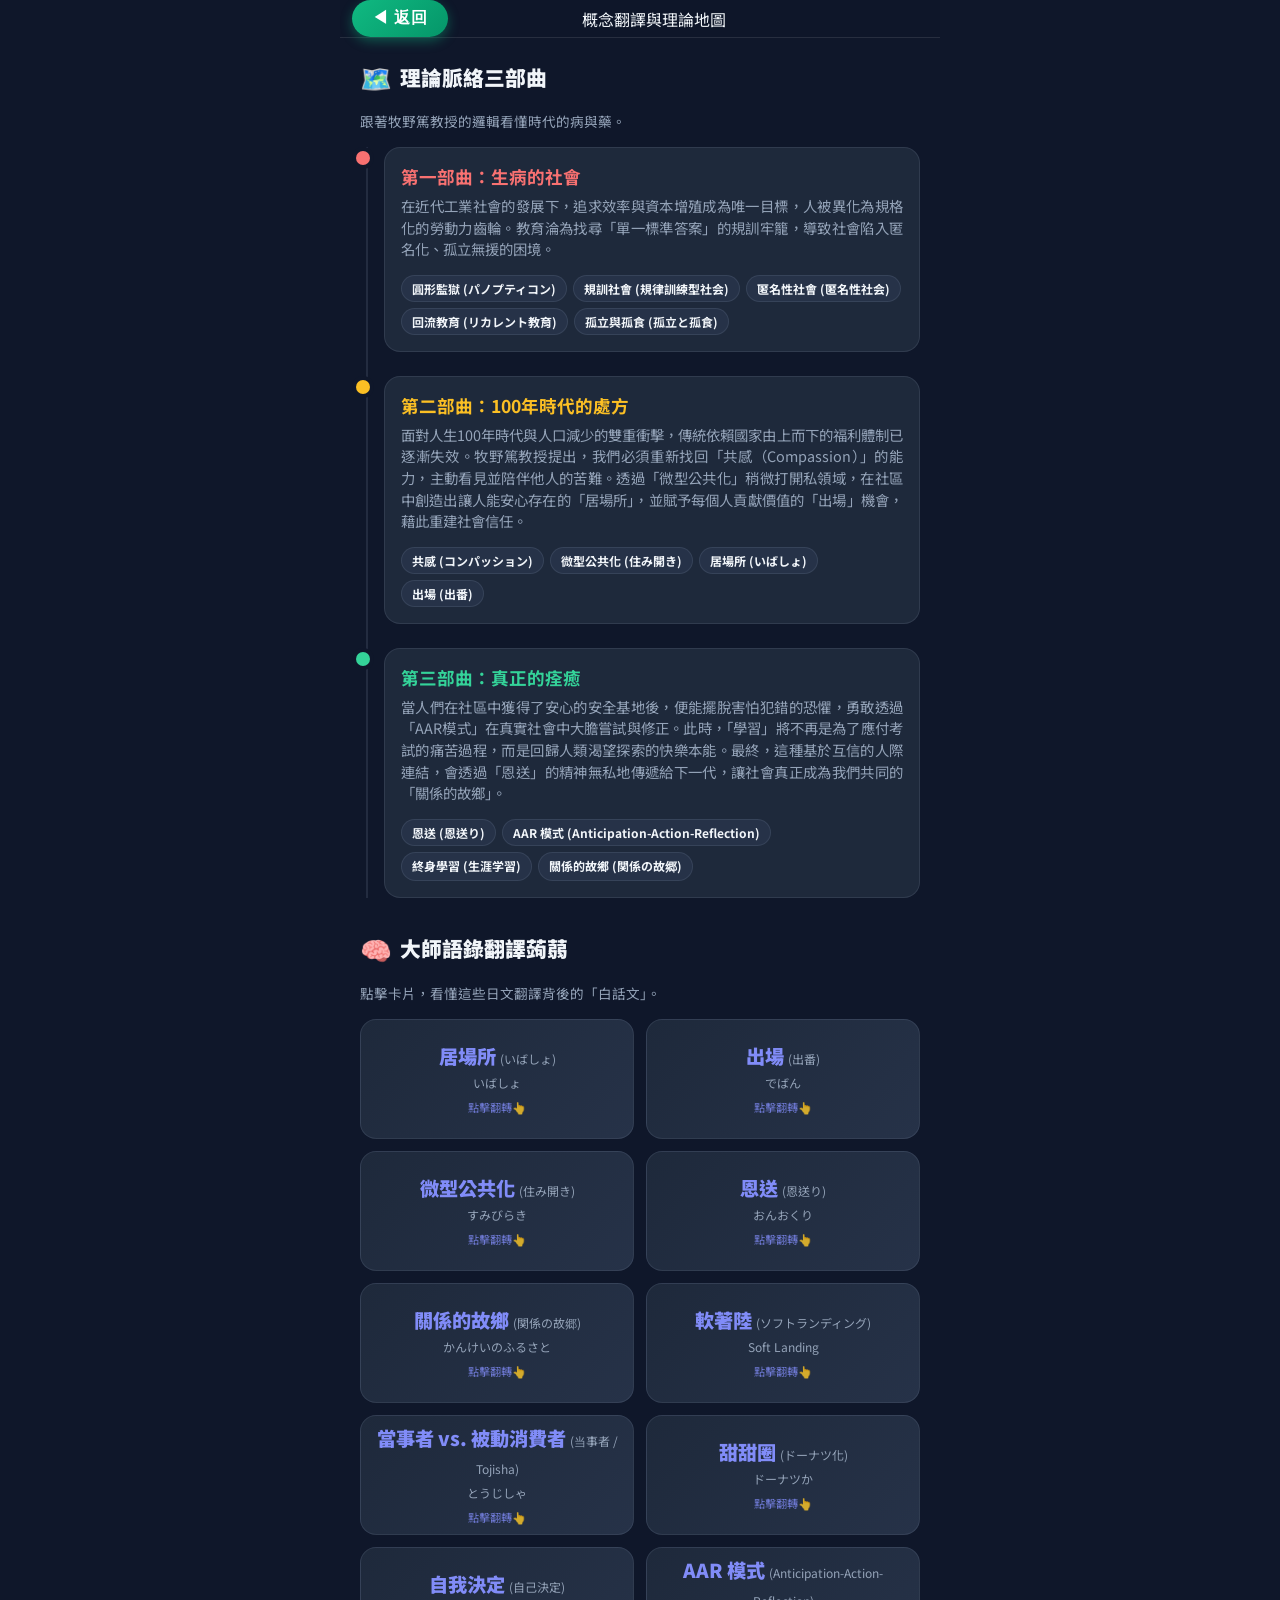
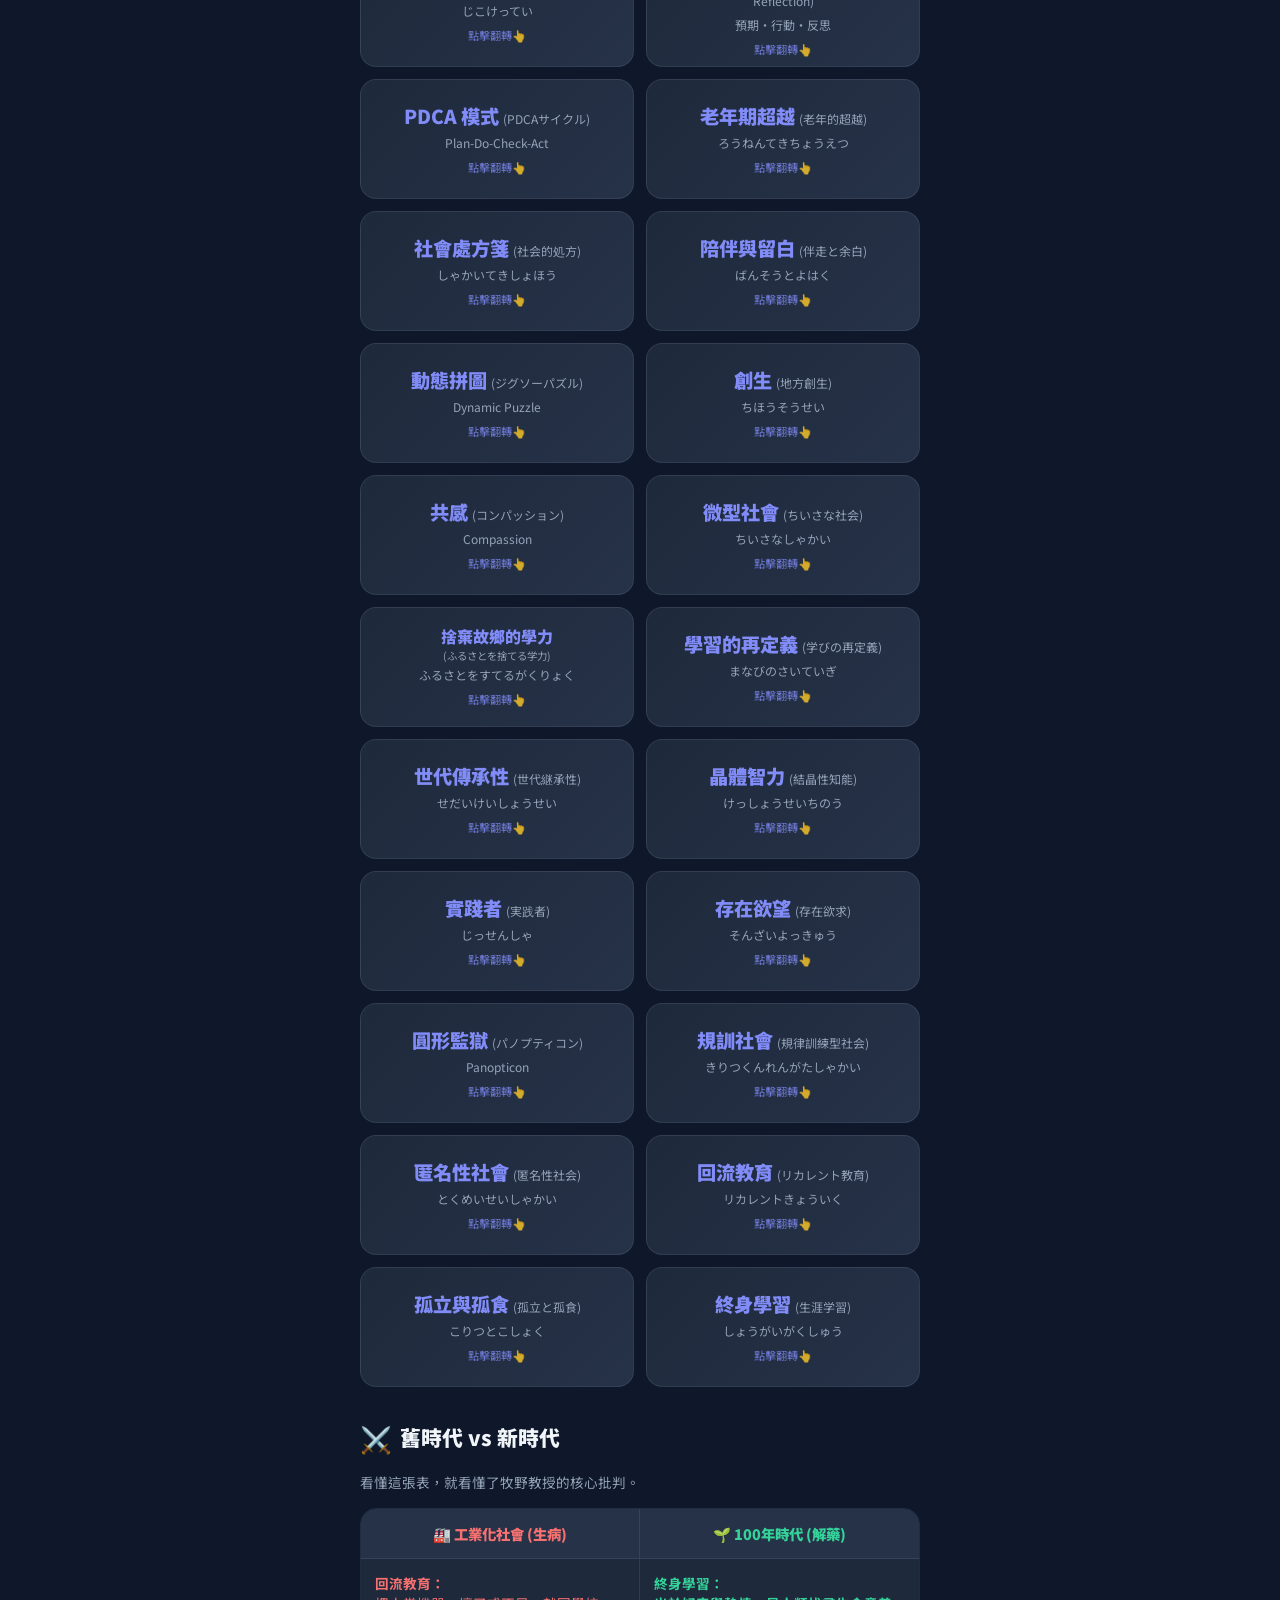
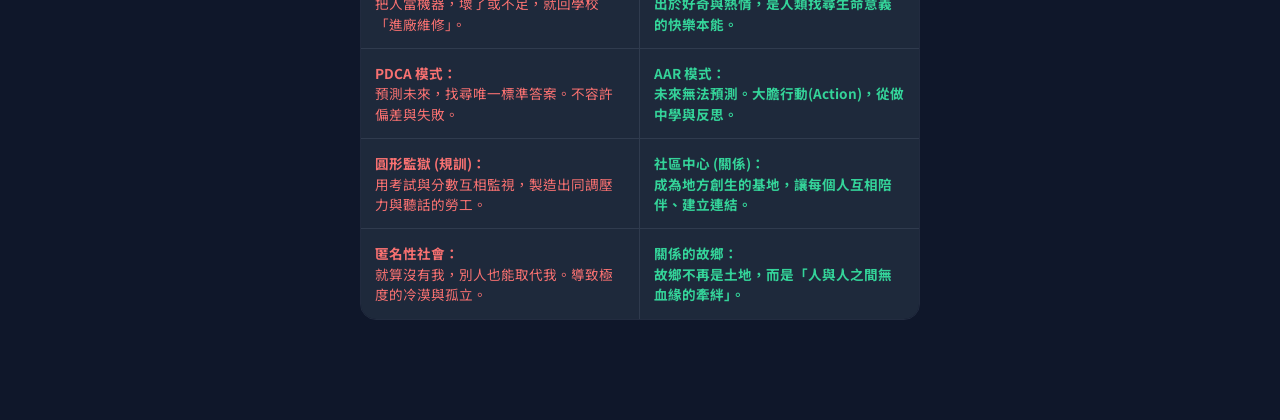
<file: concepts.html>
<!DOCTYPE html>

<html lang="zh-TW">

<head>

<meta charset="UTF-8">

<meta name="viewport" content="width=device-width, initial-scale=1.0, maximum-scale=1.0, user-scalable=no, viewport-fit=cover">

<meta name="apple-mobile-web-app-capable" content="yes">

<meta name="apple-mobile-web-app-status-bar-style" content="black-translucent">

<meta name="theme-color" content="#0f172a">

<title>大師概念翻譯與理論地圖</title>

<link href="https://fonts.googleapis.com/css2?family=Noto+Sans+TC:wght@400;500;700;900&display=swap" rel="stylesheet">

<style>

/* ─── Design Tokens ─── */

:root {

  --bg: #0f172a;

  --surface: #1e293b;

  --surface2: #263248;

  --border: rgba(148,163,184,.15);

  --accent: #818cf8;

  --accent2: #c084fc;

  --green: #34d399;

  --red: #f87171;

  --amber: #fbbf24;

  --text: #f1f5f9;

  --muted: #94a3b8;

  --card: #1e293b;

  --r: 20px;

  --sh: 0 0 0 1px rgba(148,163,184,.1), 0 20px 50px rgba(0,0,0,.5);

  --safe-top: env(safe-area-inset-top);

  --safe-bot: env(safe-area-inset-bottom);

}

*{margin:0;padding:0;box-sizing:border-box;-webkit-tap-highlight-color:transparent}

body{font-family:'Noto Sans TC',sans-serif;background:var(--bg);color:var(--text);overflow-x:hidden;overscroll-behavior-y:none;

  padding-top:var(--safe-top);padding-bottom:var(--safe-bot)}

a{text-decoration:none;color:inherit}



/* ─── App Container ─── */

#app {

  max-width: 600px;

  margin: 0 auto;

  min-height: 100vh;

  background: var(--bg);

  position: relative;

  display: flex;

  flex-direction: column;

}



/* ─── Header ─── */

.header {

  position: sticky;

  top: 0;

  z-index: 100;

  background: rgba(15, 23, 42, 0.85);

  backdrop-filter: blur(16px);

  -webkit-backdrop-filter: blur(16px);

  border-bottom: 1px solid var(--border);

  padding: 16px 20px;

  display: flex;

  align-items: center;

  gap: 12px;

}


  padding: 0 16px; height: 38px; border-radius: 99px; 

  background: rgba(56,189,248,0.1); border: 1px solid rgba(56,189,248,0.3); 

  cursor: pointer; display: flex; align-items: center; justify-content: center; 

  font-size: 0.95rem; font-weight: 700; color: #38bdf8; transition: .2s; 

  flex-shrink: 0; gap: 4px;

}


.header-title {

  font-size: 1.1rem;

  font-weight: 700;

  background: linear-gradient(135deg, #a78bfa, #818cf8);

  -webkit-background-clip: text;

  -webkit-text-fill-color: transparent;

}



/* ─── Layout ─── */

.container {

  padding: 20px;

  padding-bottom: 100px;

  display: flex;

  flex-direction: column;

  gap: 32px;

}

.section-title {

  font-size: 1.3rem;

  font-weight: 900;

  margin-bottom: 16px;

  display: flex;

  align-items: center;

  gap: 8px;

}

.section-title span {

  font-size: 1.6rem;

}



/* ─── Timeline (三部曲) ─── */

.timeline {

  position: relative;

  padding-left: 24px;

}

.timeline::before {

  content: '';

  position: absolute;

  left: 6px;

  top: 0;

  bottom: 0;

  width: 2px;

  background: var(--border);

}

.tl-item {

  position: relative;

  margin-bottom: 24px;

}

.tl-item:last-child { margin-bottom: 0; }

.tl-dot {

  position: absolute;

  left: -24px;

  top: 4px;

  width: 14px;

  height: 14px;

  border-radius: 50%;

  transform: translateX(-4px);

  z-index: 2;

  box-shadow: 0 0 0 4px var(--bg);

}

.tl-1 .tl-dot { background: var(--red); }

.tl-2 .tl-dot { background: var(--amber); }

.tl-3 .tl-dot { background: var(--green); }



.tl-content {

  background: var(--surface);

  border: 1px solid var(--border);

  border-radius: 16px;

  padding: 16px;

}

.tl-content h4 {

  font-size: 1.1rem;

  font-weight: 700;

  margin-bottom: 6px;

}

.tl-1 h4 { color: var(--red); }

.tl-2 h4 { color: var(--amber); }

.tl-3 h4 { color: var(--green); }



.tl-content p {

  font-size: 0.9rem;

  color: var(--muted);

  line-height: 1.5;

  margin-bottom: 12px;

}

.kw-tags {

  display: flex;

  flex-wrap: wrap;

  gap: 6px;

}

.kw-tag {

  font-size: 0.75rem;

  font-weight: 700;

  padding: 4px 10px;

  border-radius: 99px;

  background: var(--surface2);

  color: var(--text-light);

  white-space: nowrap;

  cursor: pointer;

  transition: all 0.2s ease;

  user-select: none;

  border: 1px solid var(--border);

}

.kw-tag:hover {

  background: var(--accent);

  color: #fff;

  transform: translateY(-2px);

  box-shadow: 0 4px 12px rgba(138,43,226, 0.3);

}



/* ─── Flip Cards (翻譯蒟蒻) ─── */

.flip-grid {

  display: grid;

  grid-template-columns: 1fr 1fr;

  gap: 12px;

}

.flip-card {

  background: transparent;

  height: 120px;

  perspective: 1000px;

  cursor: pointer;

}

.flip-card-inner {

  position: relative;

  width: 100%;

  height: 100%;

  text-align: center;

  transition: transform 0.6s cubic-bezier(0.4, 0, 0.2, 1);

  transform-style: preserve-3d;

}

.flip-card.flipped .flip-card-inner {

  transform: rotateY(180deg);

}

.flip-card-front, .flip-card-back {

  position: absolute;

  width: 100%;

  height: 100%;

  -webkit-backface-visibility: hidden;

  backface-visibility: hidden;

  border-radius: 16px;

  display: flex;

  flex-direction: column;

  align-items: center;

  justify-content: center;

  padding: 12px;

  border: 1px solid var(--border);

}

.flip-card-front {

  background: linear-gradient(135deg, var(--surface), var(--surface2));

}

.flip-card-front h4 {

  font-size: 1.2rem;

  font-weight: 900;

  color: var(--accent);

}

.flip-card-front span {

  font-size: 0.75rem;

  color: var(--muted);

  margin-top: 4px;

}

.flip-card-back {

  background: linear-gradient(135deg, #312e81, #1e1b4b);

  transform: rotateY(180deg);

  border-color: var(--accent);

}

.flip-card-back p {

  font-size: 0.85rem;

  font-weight: 500;

  line-height: 1.5;

  color: #fff;

  text-align: left;

}

.click-hint {

  font-size: 0.7rem;

  color: var(--accent);

  margin-top: 8px;

  opacity: 0.8;

  animation: pulse 2s infinite;

}

@keyframes pulse {

  0% { opacity: 0.5; }

  50% { opacity: 1; }

  100% { opacity: 0.5; }

}



/* ─── Comparison Table ─── */

.comp-table {

  width: 100%;

  border-collapse: separate;

  border-spacing: 0;

  border-radius: 16px;

  overflow: hidden;

  border: 1px solid var(--border);

}

.comp-table th, .comp-table td {

  padding: 14px;

  text-align: left;

  border-bottom: 1px solid var(--border);

  border-right: 1px solid var(--border);

}

.comp-table th:last-child, .comp-table td:last-child {

  border-right: none;

}

.comp-table tr:last-child td {

  border-bottom: none;

}

.comp-table th {

  background: var(--surface2);

  font-size: 0.9rem;

  font-weight: 900;

  color: var(--muted);

  text-align: center;

}

.comp-table td {

  background: var(--surface);

  font-size: 0.85rem;

  line-height: 1.5;

  vertical-align: top;

  width: 50%;

}

.comp-table td.old { color: var(--red); }

.comp-table td.new { color: var(--green); font-weight: 700;}



/* EASTER EGG */

.easter-egg { margin-top: 30px; background: rgba(255,255,255,0.03); border: 1px dashed var(--border); border-radius: 12px; padding: 15px; }

.easter-egg summary { font-size: 0.9rem; font-weight: 700; color: var(--accent); cursor: pointer; user-select: none; list-style: none; display: flex; align-items: center; }

.easter-egg summary::-webkit-details-marker { display: none; }

.easter-egg summary::after { content: '▼'; margin-left: auto; font-size: 0.8rem; transition: transform 0.3s; }

.easter-egg[open] summary::after { transform: rotate(180deg); }

.egg-content { margin-top: 15px; font-size: 0.85rem; color: var(--muted); line-height: 1.6; padding-top: 15px; border-top: 1px solid rgba(255,255,255,0.05); }

.egg-content ul { padding-left: 20px; margin: 10px 0; }

.egg-content li { margin-bottom: 8px; }

.egg-content strong { color: #fff; }



</style>

</head>

<body>

<div id="app">



  <div class="header" style="display:flex;align-items:center;padding:0 12px;position:sticky;top:0;z-index:1000;background:rgba(15,23,42,0.92);backdrop-filter:blur(12px);border-bottom:1px solid rgba(255,255,255,0.1);">
    <button onclick="window.location.href='index.html'" style="background:linear-gradient(135deg,#10b981,#059669);border:none;color:#fff;font-size:1rem;cursor:pointer;font-weight:900;padding:8px 20px;border-radius:99px;box-shadow:0 4px 12px rgba(16,185,129,0.4);letter-spacing:1px;flex-shrink:0;">◀ 返回</button>
    <div class="header-title" style="flex:1;text-align:center;padding-right:80px;">概念翻譯與理論地圖</div>
  </div>



  <div class="container">

    

    <!-- Section A: Timeline -->

    <section class="slide-up" style="animation: slideUp 0.4s ease forwards;">

      <div class="section-title"><span>🗺️</span> 理論脈絡三部曲</div>

      <p style="font-size:0.85rem; color:var(--muted); margin-bottom: 16px;">跟著牧野篤教授的邏輯看懂時代的病與藥。</p>

      

      <div class="timeline">

        <div class="tl-item tl-1">

          <div class="tl-dot"></div>

          <div class="tl-content">

            <h4>第一部曲：生病的社會</h4>

            <p style="text-align: justify; margin-bottom: 15px;">在近代工業社會的發展下，追求效率與資本增殖成為唯一目標，人被異化為規格化的勞動力齒輪。教育淪為找尋「單一標準答案」的規訓牢籠，導致社會陷入匿名化、孤立無援的困境。</p>

            <div class="kw-tags">

              <span class="kw-tag" onclick="scrollToCard('card-panopticon')">圓形監獄 (パノプティコン)</span>

              <span class="kw-tag" onclick="scrollToCard('card-disciplinary')">規訓社會 (規律訓練型社会)</span>

              <span class="kw-tag" onclick="scrollToCard('card-anonymous')">匿名性社會 (匿名性社会)</span>

              <span class="kw-tag" onclick="scrollToCard('card-recurrent')">回流教育 (リカレント教育)</span>

              <span class="kw-tag" onclick="scrollToCard('card-isolation')">孤立與孤食 (孤立と孤食)</span>

            </div>

          </div>

        </div>

        

        <div class="tl-item tl-2">

          <div class="tl-dot"></div>

          <div class="tl-content">

            <h4>第二部曲：100年時代的處方</h4>

            <p style="text-align: justify; margin-bottom: 15px;">面對人生100年時代與人口減少的雙重衝擊，傳統依賴國家由上而下的福利體制已逐漸失效。牧野篤教授提出，我們必須重新找回「共感（Compassion）」的能力，主動看見並陪伴他人的苦難。透過「微型公共化」稍微打開私領域，在社區中創造出讓人能安心存在的「居場所」，並賦予每個人貢獻價值的「出場」機會，藉此重建社會信任。</p>

            <div class="kw-tags">

              <span class="kw-tag" onclick="scrollToCard('card-compassion')">共感 (コンパッション)</span>

              <span class="kw-tag" onclick="scrollToCard('card-sumibiraki')">微型公共化 (住み開き)</span>

              <span class="kw-tag" onclick="scrollToCard('card-ibasho')">居場所 (いばしょ)</span>

              <span class="kw-tag" onclick="scrollToCard('card-deban')">出場 (出番)</span>

            </div>

          </div>

        </div>



        <div class="tl-item tl-3">

          <div class="tl-dot"></div>

          <div class="tl-content">

            <h4>第三部曲：真正的痊癒</h4>

            <p style="text-align: justify; margin-bottom: 15px;">當人們在社區中獲得了安心的安全基地後，便能擺脫害怕犯錯的恐懼，勇敢透過「AAR模式」在真實社會中大膽嘗試與修正。此時，「學習」將不再是為了應付考試的痛苦過程，而是回歸人類渴望探索的快樂本能。最終，這種基於互信的人際連結，會透過「恩送」的精神無私地傳遞給下一代，讓社會真正成為我們共同的「關係的故鄉」。</p>

            <div class="kw-tags">

              <span class="kw-tag" onclick="scrollToCard('card-payitforward')">恩送 (恩送り)</span>

              <span class="kw-tag" onclick="scrollToCard('card-actionresearch')">AAR 模式 (Anticipation-Action-Reflection)</span>

              <span class="kw-tag" onclick="scrollToCard('card-lifelong')">終身學習 (生涯学習)</span>

              <span class="kw-tag" onclick="scrollToCard('card-hometown')">關係的故鄉 (関係の故郷)</span>

            </div>

          </div>

        </div>

      </div>

    </section>



    <!-- Section B: Flip Cards -->

    <section class="slide-up" style="animation: slideUp 0.4s ease forwards; animation-delay: 0.1s;">

      <div class="section-title"><span>🧠</span> 大師語錄翻譯蒟蒻</div>

      <p style="font-size:0.85rem; color:var(--muted); margin-bottom: 16px;">點擊卡片，看懂這些日文翻譯背後的「白話文」。</p>

      

      <div class="flip-grid">

        <div id="card-ibasho" class="flip-card" onclick="this.classList.toggle('flipped')">

          <div class="flip-card-inner">

            <div class="flip-card-front">

              <h4>居場所 <span style="font-size:0.75rem; font-weight:normal;">(いばしょ)</span></h4><span>いばしょ</span>

              <div class="click-hint">點擊翻轉👆</div>

            </div>

            <div class="flip-card-back">

              <p>不只是一個實體地點，而是一個「即使我不完美，也能被接納的安心空間與歸屬」。</p>

            </div>

          </div>

        </div>



        <div id="card-deban" class="flip-card" onclick="this.classList.toggle('flipped')">

          <div class="flip-card-inner">

            <div class="flip-card-front">

              <h4>出場 <span style="font-size:0.75rem; font-weight:normal;">(出番)</span></h4><span>でばん</span>

              <div class="click-hint">點擊翻轉👆</div>

            </div>

            <div class="flip-card-back">

              <p>不只是出場機會，而是「發現自己被別人需要的那份驕傲」。</p>

            </div>

          </div>

        </div>



        <div id="card-sumibiraki" class="flip-card" onclick="this.classList.toggle('flipped')">

          <div class="flip-card-inner">

            <div class="flip-card-front">

              <h4>微型公共化 <span style="font-size:0.75rem; font-weight:normal;">(住み開き)</span></h4><span>すみびらき</span>

              <div class="click-hint">點擊翻轉👆</div>

            </div>

            <div class="flip-card-back">

              <p>不是把家全打開，而是「稍微打開一點點私人空間，讓善意可以流動」。</p>

            </div>

          </div>

        </div>



        <div id="card-payitforward" class="flip-card" onclick="this.classList.toggle('flipped')">

          <div class="flip-card-inner">

            <div class="flip-card-front">

              <h4>恩送 <span style="font-size:0.75rem; font-weight:normal;">(恩送り)</span></h4><span>おんおくり</span>

              <div class="click-hint">點擊翻轉👆</div>

            </div>

            <div class="flip-card-back">

              <p>不是還債給恩人，而是把得到的溫暖「無條件傳遞給下一個需要的人」。</p>

            </div>

          </div>

        </div>



        <div id="card-hometown" class="flip-card" onclick="this.classList.toggle('flipped')">

          <div class="flip-card-inner">

            <div class="flip-card-front">

              <h4>關係的故鄉 <span style="font-size:0.75rem; font-weight:normal;">(関係の故郷)</span></h4><span>かんけいのふるさと</span>

              <div class="click-hint">點擊翻轉👆</div>

            </div>

            <div class="flip-card-back">

              <p>不再只是物理出生的土地。當長者無私地支持年輕世代，長者自身便化作了下一代的精神「故鄉」，形成跨世代的牽絆。</p>

            </div>

          </div>

        </div>



        <div id="card-softlanding" class="flip-card" onclick="this.classList.toggle('flipped')">

          <div class="flip-card-inner">

            <div class="flip-card-front">

              <h4>軟著陸 <span style="font-size:0.75rem; font-weight:normal;">(ソフトランディング)</span></h4><span>Soft Landing</span>

              <div class="click-hint">點擊翻轉👆</div>

            </div>

            <div class="flip-card-back">

              <p>接受社會正在衰退的事實，不再逼迫大家當血汗齒輪。用社區與連結，為降落的社會鋪上柔軟的安全網。</p>

            </div>

          </div>

        </div>



        <div id="card-consumer" class="flip-card" onclick="this.classList.toggle('flipped')">

          <div class="flip-card-inner">

            <div class="flip-card-front">

              <h4>當事者 vs. 被動消費者 <span style="font-size:0.75rem; font-weight:normal;">(当事者 / Tojisha)</span></h4><span>とうじしゃ</span>

              <div class="click-hint">點擊翻轉👆</div>

            </div>

            <div class="flip-card-back">

              <p>不再做一個只用錢購買行政服務的「被動客人」，而是要成為主動參與社區、與他人共創連結的「當事者」。</p>

            </div>

          </div>

        </div>



        <div id="card-donut" class="flip-card" onclick="this.classList.toggle('flipped')">

          <div class="flip-card-inner">

            <div class="flip-card-front">

              <h4>甜甜圈 <span style="font-size:0.75rem; font-weight:normal;">(ドーナツ化)</span></h4><span>ドーナツか</span>

              <div class="click-hint">點擊翻轉👆</div>

            </div>

            <div class="flip-card-back">

              <p>現代社區就像甜甜圈，中間（傳統地緣與血緣）已經空洞化。必須把「學習」放回中心，重新串聯孤單的人。</p>

            </div>

          </div>

        </div>



        <div id="card-selfdetermination" class="flip-card" onclick="this.classList.toggle('flipped')">

          <div class="flip-card-inner">

            <div class="flip-card-front">

              <h4>自我決定 <span style="font-size:0.75rem; font-weight:normal;">(自己決定)</span></h4><span>じこけってい</span>

              <div class="click-hint">點擊翻轉👆</div>

            </div>

            <div class="flip-card-back">

              <p>不是新自由主義下孤立無援的個人選擇；真正的自我決定與幸福感，是建立在「與他人產生深刻連結」的互助網絡之中。</p>

            </div>

          </div>

        </div>



        <div id="card-actionresearch" class="flip-card" onclick="this.classList.toggle('flipped')">

          <div class="flip-card-inner">

            <div class="flip-card-front">

              <h4>AAR 模式 <span style="font-size:0.75rem; font-weight:normal;">(Anticipation-Action-Reflection)</span></h4><span>預期・行動・反思</span>

              <div class="click-hint">點擊翻轉👆</div>

            </div>

            <div class="flip-card-back">

              <p>取代工業時代追求標準答案的 PDCA。在無法預測未來的時代，提出預期、大膽行動，並在安心的社群中從做中學與反思。</p>

            </div>

          </div>

        </div>



        <div id="card-pdca" class="flip-card" onclick="this.classList.toggle('flipped')">

          <div class="flip-card-inner">

            <div class="flip-card-front">

              <h4>PDCA 模式 <span style="font-size:0.75rem; font-weight:normal;">(PDCAサイクル)</span></h4><span>Plan-Do-Check-Act</span>

              <div class="click-hint">點擊翻轉👆</div>

            </div>

            <div class="flip-card-back">

              <p>工業時代的產物，假設未來可被精準預測與計畫。但在變動的現代，過度強調 Check(查核) 反而讓人害怕失敗、不敢行動。</p>

            </div>

          </div>

        </div>



        <div id="card-gerotranscendence" class="flip-card" onclick="this.classList.toggle('flipped')">

          <div class="flip-card-inner">

            <div class="flip-card-front">

              <h4>老年期超越 <span style="font-size:0.75rem; font-weight:normal;">(老年的超越)</span></h4><span>ろうねんてきちょうえつ</span>

              <div class="click-hint">點擊翻轉👆</div>

            </div>

            <div class="flip-card-back">

              <p>瑞典學者 Tornstam 提出。高齡者會從物質與理性的算計中超脫，感受到與宇宙、世代的連結，在安寧中獲得極大幸福。</p>

            </div>

          </div>

        </div>



        <div class="flip-card" onclick="this.classList.toggle('flipped')">

          <div class="flip-card-inner">

            <div class="flip-card-front">

              <h4>社會處方箋 <span style="font-size:0.75rem; font-weight:normal;">(社会的処方)</span></h4><span>しゃかいてきしょほう</span>

              <div class="click-hint">點擊翻轉👆</div>

            </div>

            <div class="flip-card-back">

              <p>最好的預防醫學不是吃藥，而是「人際連結」。醫生開立的處方是讓孤單的患者走入社區，用陪伴治癒生病的社會。</p>

            </div>

          </div>

        </div>



        <div class="flip-card" onclick="this.classList.toggle('flipped')">

          <div class="flip-card-inner">

            <div class="flip-card-front">

              <h4>陪伴與留白 <span style="font-size:0.75rem; font-weight:normal;">(伴走と余白)</span></h4><span>ばんそうとよはく</span>

              <div class="click-hint">點擊翻轉👆</div>

            </div>

            <div class="flip-card-back">

              <p>政府不該強勢主導一切，而是做個「陪走教練」。在施政中刻意「留白」，才能激發社區居民主動參與、創造自己的出場機會。</p>

            </div>

          </div>

        </div>



        <div class="flip-card" onclick="this.classList.toggle('flipped')">

          <div class="flip-card-inner">

            <div class="flip-card-front">

              <h4>動態拼圖 <span style="font-size:0.75rem; font-weight:normal;">(ジグソーパズル)</span></h4><span>Dynamic Puzzle</span>

              <div class="click-hint">點擊翻轉👆</div>

            </div>

            <div class="flip-card-back">

              <p>沒有人是完美的。承認自己的脆弱與缺陷（凹），並用自己的優點（凸）去補足別人。像拼圖一樣在社區中互補與支撐。</p>

            </div>

          </div>

        </div>



        <div class="flip-card" onclick="this.classList.toggle('flipped')">

          <div class="flip-card-inner">

            <div class="flip-card-front">

              <h4>創生 <span style="font-size:0.75rem; font-weight:normal;">(地方創生)</span></h4><span>ちほうそうせい</span>

              <div class="click-hint">點擊翻轉👆</div>

            </div>

            <div class="flip-card-back">

              <p>真正的創生不是砸大錢蓋硬體或拼經濟，而是以「學習」為核心，重新編織人與人之間的關係，找回失落的社區牽絆。</p>

            </div>

          </div>

        </div>



        <div id="card-compassion" class="flip-card" onclick="this.classList.toggle('flipped')">

          <div class="flip-card-inner">

            <div class="flip-card-front">

              <h4>共感 <span style="font-size:0.75rem; font-weight:normal;">(コンパッション)</span></h4><span>Compassion</span>

              <div class="click-hint">點擊翻轉👆</div>

            </div>

            <div class="flip-card-back">

              <p>超越一般同情心。它是「因為我痛過，所以我懂你的痛（負傷的療癒者）」的深層共鳴，並會因此化為助人的具體行動。</p>

            </div>

          </div>

        </div>



        <div class="flip-card" onclick="this.classList.toggle('flipped')">

          <div class="flip-card-inner">

            <div class="flip-card-front">

              <h4>微型社會 <span style="font-size:0.75rem; font-weight:normal;">(ちいさな社会)</span></h4><span>ちいさなしゃかい</span>

              <div class="click-hint">點擊翻轉👆</div>

            </div>

            <div class="flip-card-back">

              <p>不追求國家級的宏大復興，而是用一群人的羈絆，在身邊打造出無數個「充滿溫度與互助的小型社會」。</p>

            </div>

          </div>

        </div>



        <div class="flip-card" onclick="this.classList.toggle('flipped')">

          <div class="flip-card-inner">

            <div class="flip-card-front">

              <h4 style="font-size:1rem; line-height:1.2;">捨棄故鄉的學力 <span style="font-size:0.65rem; font-weight:normal; display:block;">(ふるさとを捨てる学力)</span></h4><span>ふるさとをすてるがくりょく</span>

              <div class="click-hint">點擊翻轉👆</div>

            </div>

            <div class="flip-card-back">

              <p>把孩子訓練成標準化的菁英，代價卻是讓他們徹底與出生的土地斷裂，成為回不了家的異鄉人。</p>

            </div>

          </div>

        </div>



        <div class="flip-card" onclick="this.classList.toggle('flipped')">

          <div class="flip-card-inner">

            <div class="flip-card-front">

              <h4>學習的再定義 <span style="font-size:0.75rem; font-weight:normal;">(学びの再定義)</span></h4><span>まなびのさいていぎ</span>

              <div class="click-hint">點擊翻轉👆</div>

            </div>

            <div class="flip-card-back">

              <p>不是坐在教室背標準答案，而是走入人群，在不斷試錯與交流價值的過程中，重新把人與人連結起來的行動。</p>

            </div>

          </div>

        </div>



        <div class="flip-card" onclick="this.classList.toggle('flipped')">

          <div class="flip-card-inner">

            <div class="flip-card-front">

              <h4>世代傳承性 <span style="font-size:0.75rem; font-weight:normal;">(世代継承性)</span></h4><span>せだいけいしょうせい</span>

              <div class="click-hint">點擊翻轉👆</div>

            </div>

            <div class="flip-card-back">

              <p>即「關懷下一代」。深植於人類本能，當我們不再只為自己活，而是為下一代付出與傳承時，生命便能獲得超越的昇華。</p>

            </div>

          </div>

        </div>



        <div class="flip-card" onclick="this.classList.toggle('flipped')">

          <div class="flip-card-inner">

            <div class="flip-card-front">

              <h4>晶體智力 <span style="font-size:0.75rem; font-weight:normal;">(結晶性知能)</span></h4><span>けっしょうせいちのう</span>

              <div class="click-hint">點擊翻轉👆</div>

            </div>

            <div class="flip-card-back">

              <p>年紀增長雖會讓記憶力(流體智力)衰退，但基於人生歷練與經驗的「晶體智力」卻會持續增長，成為傳承智慧的無價說書人。</p>

            </div>

          </div>

        </div>



        <div class="flip-card" onclick="this.classList.toggle('flipped')">

          <div class="flip-card-inner">

            <div class="flip-card-front">

              <h4>實踐者 <span style="font-size:0.75rem; font-weight:normal;">(実践者)</span></h4><span>じっせんしゃ</span>

              <div class="click-hint">點擊翻轉👆</div>

            </div>

            <div class="flip-card-back">

              <p>學習的終極目標，是讓我們從「被動接收行政服務的消費者」，蛻變為「主動發揮影響力、起而行的實踐者(Doer)」。</p>

            </div>

          </div>

        </div>



        <div class="flip-card" onclick="this.classList.toggle('flipped')">

          <div class="flip-card-inner">

            <div class="flip-card-front">

              <h4>存在欲望 <span style="font-size:0.75rem; font-weight:normal;">(存在欲求)</span></h4><span>そんざいよっきゅう</span>

              <div class="click-hint">點擊翻轉👆</div>

            </div>

            <div class="flip-card-back">

              <p>現代社會的價值觀轉型。人們不再滿足於盲目賺錢與囤積物質的「佔有欲望」，而是轉向追求人際羈絆與生命意義的「存在欲望」。</p>

            </div>

          </div>

        </div>



        <div id="card-panopticon" class="flip-card" onclick="this.classList.toggle('flipped')">

          <div class="flip-card-inner">

            <div class="flip-card-front">

              <h4>圓形監獄 <span style="font-size:0.75rem; font-weight:normal;">(パノプティコン)</span></h4><span>Panopticon</span>

              <div class="click-hint">點擊翻轉👆</div>

            </div>

            <div class="flip-card-back">

              <p>用考試與分數互相監視，製造出強大的同調壓力，逼迫所有人成為聽話的勞工，不容許偏離標準軌道。</p>

            </div>

          </div>

        </div>



        <div id="card-disciplinary" class="flip-card" onclick="this.classList.toggle('flipped')">

          <div class="flip-card-inner">

            <div class="flip-card-front">

              <h4>規訓社會 <span style="font-size:0.75rem; font-weight:normal;">(規律訓練型社会)</span></h4><span>きりつくんれんがたしゃかい</span>

              <div class="click-hint">點擊翻轉👆</div>

            </div>

            <div class="flip-card-back">

              <p>把學校變成工廠。將形形色色的個人，強行削平稜角，訓練成規格化、順從且可隨時被替換的工業齒輪。</p>

            </div>

          </div>

        </div>



        <div id="card-anonymous" class="flip-card" onclick="this.classList.toggle('flipped')">

          <div class="flip-card-inner">

            <div class="flip-card-front">

              <h4>匿名性社會 <span style="font-size:0.75rem; font-weight:normal;">(匿名性社会)</span></h4><span>とくめいせいしゃかい</span>

              <div class="click-hint">點擊翻轉👆</div>

            </div>

            <div class="flip-card-back">

              <p>工業時代的悲歌。「就算沒有我，別人也能輕易取代我」，這種將人視為免洗筷的邏輯，導致了極度的冷漠與孤立。</p>

            </div>

          </div>

        </div>



        <div id="card-recurrent" class="flip-card" onclick="this.classList.toggle('flipped')">

          <div class="flip-card-inner">

            <div class="flip-card-front">

              <h4>回流教育 <span style="font-size:0.75rem; font-weight:normal;">(リカレント教育)</span></h4><span>リカレントきょういく</span>

              <div class="click-hint">點擊翻轉👆</div>

            </div>

            <div class="flip-card-back">

              <p>舊時代的功利學習觀。把人當作機器，壞了或技能過時了，就送回學校「進廠維修」，修好再丟回工廠繼續壓榨。</p>

            </div>

          </div>

        </div>



        <div id="card-isolation" class="flip-card" onclick="this.classList.toggle('flipped')">

          <div class="flip-card-inner">

            <div class="flip-card-front">

              <h4>孤立與孤食 <span style="font-size:0.75rem; font-weight:normal;">(孤立と孤食)</span></h4><span>こりつとこしょく</span>

              <div class="click-hint">點擊翻轉👆</div>

            </div>

            <div class="flip-card-back">

              <p>地緣與血緣斷裂後的終極病徵。人們獨自生活、獨自吃飯，喪失了與社會的連結，成為高齡者身心衰弱的元兇。</p>

            </div>

          </div>

        </div>



        <div id="card-lifelong" class="flip-card" onclick="this.classList.toggle('flipped')">

          <div class="flip-card-inner">

            <div class="flip-card-front">

              <h4>終身學習 <span style="font-size:0.75rem; font-weight:normal;">(生涯学習)</span></h4><span>しょうがいがくしゅう</span>

              <div class="click-hint">點擊翻轉👆</div>

            </div>

            <div class="flip-card-back">

              <p>不再是為了考證照或找工作。它是出於單純的好奇與熱情，是人類找尋生命意義、與他人建立牽絆的快樂本能。</p>

            </div>

          </div>

        </div>

      </div>

    </section>



    <!-- Section C: Comparison Table -->

    <section class="slide-up" style="animation: slideUp 0.4s ease forwards; animation-delay: 0.2s;">

      <div class="section-title"><span>⚔️</span> 舊時代 vs 新時代</div>

      <p style="font-size:0.85rem; color:var(--muted); margin-bottom: 16px;">看懂這張表，就看懂了牧野教授的核心批判。</p>

      

      <table class="comp-table">

        <tr>

          <th style="color:var(--red);">🏭 工業化社會 (生病)</th>

          <th style="color:var(--green);">🌱 100年時代 (解藥)</th>

        </tr>

        <tr>

          <td class="old"><b>回流教育：</b><br>把人當機器，壞了或不足，就回學校「進廠維修」。</td>

          <td class="new"><b>終身學習：</b><br>出於好奇與熱情，是人類找尋生命意義的快樂本能。</td>

        </tr>

        <tr>

          <td class="old"><b>PDCA 模式：</b><br>預測未來，找尋唯一標準答案。不容許偏差與失敗。</td>

          <td class="new"><b>AAR 模式：</b><br>未來無法預測。大膽行動(Action)，從做中學與反思。</td>

        </tr>

        <tr>

          <td class="old"><b>圓形監獄 (規訓)：</b><br>用考試與分數互相監視，製造出同調壓力與聽話的勞工。</td>

          <td class="new"><b>社區中心 (關係)：</b><br>成為地方創生的基地，讓每個人互相陪伴、建立連結。</td>

        </tr>

        <tr>

          <td class="old"><b>匿名性社會：</b><br>就算沒有我，別人也能取代我。導致極度的冷漠與孤立。</td>

          <td class="new"><b>關係的故鄉：</b><br>故鄉不再是土地，而是「人與人之間無血緣的牽絆」。</td>

        </tr>

      </table>

    </section>



    



  </div>

</div>

<style>

  @keyframes slideUp {

    from { opacity: 0; transform: translateY(20px); }

    to { opacity: 1; transform: translateY(0); }

  }

</style>

<script>

  function scrollToCard(cardId) {

    const card = document.getElementById(cardId);

    if (card) {

      // Scroll into view with smooth behavior

      card.scrollIntoView({ behavior: 'smooth', block: 'center' });

      

      // Add a highlight glow effect

      const originalBoxShadow = card.style.boxShadow;

      card.style.transition = 'box-shadow 0.3s ease';

      card.style.boxShadow = '0 0 25px var(--accent)';

      

      // Remove glow after 1.5 seconds

      setTimeout(() => {

        card.style.boxShadow = originalBoxShadow || '0 8px 30px rgba(0,0,0,0.5)';

      }, 1500);

    }

  }

</script>

</body>

</html>
</file>
<file: styles.css>
/* ============================================================
   DESIGN SYSTEM — 人生100幸福處方箋 Premium v2.0
   ============================================================ */

@import url('https://fonts.googleapis.com/css2?family=Noto+Sans+TC:wght@300;400;500;700;900&family=Noto+Serif+TC:wght@700;900&display=swap');

/* --- CSS Variables (Light Theme) --- */
:root {
    --color-gold:     #f5a623;
    --color-gold-dk:  #d4860a;
    --color-coral:    #e84118;
    --color-teal:     #00b894;
    --color-indigo:   #6c5ce7;
    --color-sky:      #0984e3;
    --color-pink:     #fd79a8;

    --bg:             #f0f2f8;
    --bg-card:        rgba(255,255,255,0.72);
    --bg-sidebar:     rgba(255,255,255,0.85);
    --text:           #2d3436;
    --text-sub:       #636e72;
    --text-inverse:   #ffffff;
    --border:         rgba(0,0,0,0.07);
    --shadow-sm:      0 2px 12px rgba(0,0,0,0.06);
    --shadow-md:      0 8px 32px rgba(0,0,0,0.10);
    --shadow-lg:      0 16px 48px rgba(0,0,0,0.13);
    --blur:           blur(14px);
    --radius-sm:      10px;
    --radius-md:      18px;
    --radius-lg:      28px;
    --transition:     0.28s cubic-bezier(.4,0,.2,1);
    --sidebar-w:      270px;

    /* Per-chapter accent colours */
    --ch0: #a29bfe;
    --ch1: #74b9ff;
    --ch2: #55efc4;
    --ch3: #fdcb6e;
    --ch4: #fd79a8;
    --ch5: #e17055;
    --ch6: #6c5ce7;
}

/* --- Dark Theme --- */
html[data-theme="dark"] {
    --bg:             #0f1117;
    --bg-card:        rgba(22,26,40,0.82);
    --bg-sidebar:     rgba(15,17,28,0.92);
    --text:           #dfe6e9;
    --text-sub:       #b2bec3;
    --border:         rgba(255,255,255,0.08);
    --shadow-sm:      0 2px 12px rgba(0,0,0,0.3);
    --shadow-md:      0 8px 32px rgba(0,0,0,0.4);
    --shadow-lg:      0 16px 48px rgba(0,0,0,0.5);
    --bg-card:        rgba(30,36,55,0.82);
}

/* --- Reset --- */
*, *::before, *::after { margin:0; padding:0; box-sizing:border-box; }
html { scroll-behavior: smooth; }
body {
    font-family: 'Noto Sans TC', sans-serif;
    background: var(--bg);
    color: var(--text);
    line-height: 1.75;
    overflow-x: hidden;
    transition: background var(--transition), color var(--transition);
    background-image:
        radial-gradient(circle at 20% 20%, rgba(162,155,254,0.12) 0%, transparent 50%),
        radial-gradient(circle at 80% 80%, rgba(85,239,196,0.08) 0%, transparent 50%);
    background-attachment: fixed;
}

/* ============================================================
   READING PROGRESS BAR
   ============================================================ */
#progress-bar {
    position: fixed;
    top: 0; left: 0;
    height: 3px;
    width: 0%;
    background: linear-gradient(90deg, var(--color-gold), var(--color-coral));
    z-index: 9999;
    transition: width 0.1s linear;
}

/* ============================================================
   SIDEBAR OVERLAY (mobile)
   ============================================================ */
.sidebar-overlay {
    display: none;
    position: fixed;
    inset: 0;
    background: rgba(0,0,0,0.4);
    backdrop-filter: blur(4px);
    z-index: 200;
}
.sidebar-overlay.active { display: block; }

/* ============================================================
   SIDEBAR
   ============================================================ */
.app-container { display: flex; min-height: 100vh; }

.sidebar {
    width: var(--sidebar-w);
    background: var(--bg-sidebar);
    backdrop-filter: var(--blur);
    -webkit-backdrop-filter: var(--blur);
    border-right: 1px solid var(--border);
    box-shadow: var(--shadow-md);
    padding: 2rem 1.25rem;
    display: flex;
    flex-direction: column;
    position: fixed;
    height: 100vh;
    height: 100dvh;
    z-index: 300;
    transition: transform var(--transition);
    padding-top: calc(2rem + env(safe-area-inset-top));
    padding-bottom: calc(2rem + env(safe-area-inset-bottom));
    overflow-y: auto;
}

.sidebar-brand {
    display: flex;
    align-items: center;
    gap: 0.75rem;
    margin-bottom: 1.75rem;
}
.brand-icon {
    font-size: 2rem;
    line-height: 1;
    filter: drop-shadow(0 2px 4px rgba(0,0,0,0.2));
}
.brand-text h2 {
    font-size: 1.1rem;
    font-weight: 900;
    color: var(--color-gold);
    line-height: 1.2;
}
.brand-text p {
    font-size: 0.75rem;
    color: var(--text-sub);
    font-weight: 500;
}

.sidebar-divider {
    height: 1px;
    background: var(--border);
    margin-bottom: 1.25rem;
}

.nav-links {
    list-style: none;
    flex: 1;
    display: flex;
    flex-direction: column;
    gap: 0.35rem;
}

.nav-item, .nav-link-external {
    display: flex;
    align-items: center;
    gap: 0.75rem;
    padding: 0.65rem 0.9rem;
    border-radius: var(--radius-sm);
    text-decoration: none;
    color: var(--text-sub);
    font-size: 0.9rem;
    font-weight: 500;
    transition: all var(--transition);
    position: relative;
}
.nav-item:hover, .nav-link-external:hover {
    background: rgba(162,155,254,0.1);
    color: var(--text);
    transform: translateX(4px);
}
.nav-item.active, .nav-link-external.active {
    background: linear-gradient(135deg, var(--color-gold) 0%, var(--color-coral) 100%);
    color: #fff;
    box-shadow: 0 4px 15px rgba(245,166,35,0.35);
    font-weight: 700;
}

.nav-num {
    width: 26px; height: 26px;
    border-radius: 8px;
    background: rgba(0,0,0,0.07);
    display: flex; align-items: center; justify-content: center;
    font-size: 0.8rem;
    font-weight: 900;
    flex-shrink: 0;
    transition: all var(--transition);
}
.nav-item.active .nav-num {
    background: rgba(255,255,255,0.25);
}

.nav-label { line-height: 1.3; }

/* Sidebar Footer */
.sidebar-footer {
    margin-top: 1.5rem;
    padding-top: 1.25rem;
    border-top: 1px solid var(--border);
}
#theme-btn {
    width: 100%;
    display: flex;
    align-items: center;
    gap: 0.6rem;
    padding: 0.7rem 0.9rem;
    border-radius: var(--radius-sm);
    border: 1px solid var(--border);
    background: transparent;
    color: var(--text);
    font-family: inherit;
    font-size: 0.9rem;
    font-weight: 600;
    cursor: pointer;
    transition: all var(--transition);
}
#theme-btn:hover { background: rgba(245,166,35,0.1); }
.theme-toggle-pill {
    margin-left: auto;
    width: 36px; height: 20px;
    background: #ccc;
    border-radius: 20px;
    position: relative;
    transition: background var(--transition);
}
.theme-toggle-pill::after {
    content: '';
    width: 14px; height: 14px;
    border-radius: 50%;
    background: #fff;
    position: absolute;
    top: 3px; left: 3px;
    transition: transform var(--transition);
    box-shadow: 0 1px 4px rgba(0,0,0,0.2);
}
html[data-theme="dark"] .theme-toggle-pill { background: var(--color-gold); }
html[data-theme="dark"] .theme-toggle-pill::after { transform: translateX(16px); }

/* ============================================================
   MAIN CONTENT
   ============================================================ */
.main-content {
    flex: 1;
    margin-left: var(--sidebar-w);
    max-width: calc(900px + var(--sidebar-w));
}

/* ============================================================
   HERO SECTION
   ============================================================ */
.hero-section {
    min-height: 100vh;
    display: flex;
    flex-direction: column;
    align-items: center;
    justify-content: center;
    position: relative;
    overflow: hidden;
    background: linear-gradient(145deg, #1a0533 0%, #0d1b4b 40%, #0a3d3a 100%);
    padding: 4rem 2rem;
    padding-top: calc(4rem + env(safe-area-inset-top));
}

.hero-particles {
    position: absolute;
    inset: 0;
    pointer-events: none;
    z-index: 0;
}
.particle {
    position: absolute;
    border-radius: 50%;
    opacity: 0.15;
    animation: float linear infinite;
}
@keyframes float {
    from { transform: translateY(100vh) rotate(0deg); opacity: 0; }
    10%  { opacity: 0.15; }
    90%  { opacity: 0.15; }
    to   { transform: translateY(-100px) rotate(720deg); opacity: 0; }
}

.hero-content {
    position: relative;
    z-index: 1;
    text-align: center;
    max-width: 680px;
}

.hero-badge {
    display: inline-block;
    padding: 0.4rem 1.2rem;
    background: rgba(245,166,35,0.15);
    border: 1px solid rgba(245,166,35,0.4);
    border-radius: 40px;
    color: var(--color-gold);
    font-size: 0.9rem;
    font-weight: 700;
    letter-spacing: 1px;
    margin-bottom: 1.5rem;
    animation: fadeInDown 0.8s ease both;
}

.hero-title {
    font-family: 'Noto Serif TC', serif;
    font-size: clamp(3rem, 10vw, 5.5rem);
    font-weight: 900;
    color: #fff;
    line-height: 1.1;
    margin-bottom: 1rem;
    animation: fadeInUp 0.9s ease 0.1s both;
}
.hero-number {
    background: linear-gradient(135deg, var(--color-gold), var(--color-coral));
    -webkit-background-clip: text;
    -webkit-text-fill-color: transparent;
    font-size: 1.2em;
}
.hero-subtitle-text {
    font-size: 0.7em;
    letter-spacing: 0.05em;
}

.hero-desc {
    color: rgba(255,255,255,0.65);
    font-size: 1.05rem;
    margin-bottom: 2rem;
    animation: fadeInUp 0.9s ease 0.2s both;
}

.hero-tags {
    display: flex;
    flex-wrap: wrap;
    justify-content: center;
    gap: 0.6rem;
    margin-bottom: 2.5rem;
    animation: fadeInUp 0.9s ease 0.3s both;
}
.hero-tag {
    padding: 0.35rem 1rem;
    border-radius: 20px;
    background: rgba(255,255,255,0.1);
    border: 1px solid rgba(255,255,255,0.15);
    color: rgba(255,255,255,0.85);
    font-size: 0.85rem;
    font-weight: 500;
    backdrop-filter: blur(4px);
}

.hero-cta {
    display: inline-block;
    padding: 0.9rem 2.5rem;
    background: linear-gradient(135deg, var(--color-gold), var(--color-coral));
    color: #fff;
    border-radius: 40px;
    font-size: 1.05rem;
    font-weight: 700;
    text-decoration: none;
    box-shadow: 0 8px 25px rgba(245,166,35,0.4);
    transition: all var(--transition);
    animation: fadeInUp 0.9s ease 0.4s both;
}
.hero-cta:hover {
    transform: translateY(-3px) scale(1.04);
    box-shadow: 0 12px 35px rgba(245,166,35,0.5);
}

.hero-scroll-hint {
    position: absolute;
    bottom: 2rem;
    left: 50%;
    transform: translateX(-50%);
    z-index: 1;
}
.scroll-arrow {
    width: 28px; height: 28px;
    border-right: 3px solid rgba(255,255,255,0.4);
    border-bottom: 3px solid rgba(255,255,255,0.4);
    transform: rotate(45deg);
    animation: bounce 1.8s infinite;
}
@keyframes bounce {
    0%, 100% { transform: rotate(45deg) translateY(0); }
    50% { transform: rotate(45deg) translateY(8px); }
}

@keyframes fadeInDown {
    from { opacity: 0; transform: translateY(-20px); }
    to   { opacity: 1; transform: translateY(0); }
}
@keyframes fadeInUp {
    from { opacity: 0; transform: translateY(20px); }
    to   { opacity: 1; transform: translateY(0); }
}

/* ============================================================
   CHAPTER CARDS
   ============================================================ */
.chapter-card {
    margin: 2rem auto;
    max-width: 860px;
    background: var(--bg-card);
    backdrop-filter: var(--blur);
    -webkit-backdrop-filter: var(--blur);
    border-radius: var(--radius-lg);
    border: 1px solid var(--border);
    box-shadow: var(--shadow-md);
    padding: 2.5rem;
    scroll-margin-top: 1.5rem;
    transition: transform var(--transition), box-shadow var(--transition);
    position: relative;
    overflow: hidden;
    opacity: 0;
    transform: translateY(30px);
}
.chapter-card.visible {
    opacity: 1;
    transform: translateY(0);
    transition: opacity 0.6s ease, transform 0.6s ease, box-shadow var(--transition);
}
.chapter-card:hover {
    transform: translateY(-4px);
    box-shadow: var(--shadow-lg);
}

/* Chapter accent left bar */
.chapter-card::before {
    content: '';
    position: absolute;
    left: 0; top: 0; bottom: 0;
    width: 5px;
    border-radius: var(--radius-lg) 0 0 var(--radius-lg);
}
.chapter-card[data-chapter="0"]::before { background: var(--ch0); }
.chapter-card[data-chapter="1"]::before { background: var(--ch1); }
.chapter-card[data-chapter="2"]::before { background: var(--ch2); }
.chapter-card[data-chapter="3"]::before { background: var(--ch3); }
.chapter-card[data-chapter="4"]::before { background: var(--ch4); }
.chapter-card[data-chapter="5"]::before { background: var(--ch5); }
.chapter-card[data-chapter="6"]::before { background: var(--ch6); }

.chapter-eyebrow {
    display: flex;
    flex-wrap: wrap;
    align-items: center;
    gap: 0.75rem;
    margin-bottom: 0.6rem;
}
.chapter-num-label {
    font-size: 0.8rem;
    font-weight: 700;
    color: var(--text-sub);
    letter-spacing: 1.5px;
    text-transform: uppercase;
}

.chapter-title {
    font-family: 'Noto Serif TC', serif;
    font-size: 1.6rem;
    font-weight: 900;
    color: var(--text);
    margin-bottom: 1.75rem;
    line-height: 1.3;
}

/* Badges */
.badge {
    padding: 0.3rem 0.85rem;
    border-radius: 20px;
    font-size: 0.75rem;
    font-weight: 700;
    letter-spacing: 0.5px;
}
.badge--spirit { background: rgba(162,155,254,0.2); color: #a29bfe; }
.badge--core   { background: rgba(116,185,255,0.2); color: #0984e3; }
.badge--design { background: rgba(85,239,196,0.2);  color: #00b894; }
.badge--space  { background: rgba(253,203,110,0.2); color: #e17055; }
.badge--policy { background: rgba(253,121,168,0.2); color: #e84393; }
.badge--action { background: rgba(225,112,85,0.2);  color: #e17055; }
.badge--final  { background: rgba(108,92,231,0.2);  color: #6c5ce7; }

/* ============================================================
   KEY CONCEPT GRID (Chapter 0)
   ============================================================ */
.key-concept-grid {
    display: grid;
    grid-template-columns: 1fr 1fr;
    gap: 1rem;
}
.key-concept {
    display: flex;
    gap: 0.9rem;
    padding: 1.2rem;
    border-radius: var(--radius-md);
    background: rgba(0,0,0,0.03);
    border: 1px solid var(--border);
    transition: all var(--transition);
}
html[data-theme="dark"] .key-concept { background: rgba(255,255,255,0.03); }
.key-concept:hover { transform: translateY(-2px); box-shadow: var(--shadow-sm); }
.key-concept--highlight {
    grid-column: span 2;
    background: linear-gradient(135deg, rgba(162,155,254,0.1), rgba(245,166,35,0.08));
    border-color: rgba(162,155,254,0.3);
}
.kc-icon { font-size: 1.8rem; flex-shrink: 0; }
.kc-content h3 { font-size: 0.95rem; font-weight: 700; color: var(--color-gold-dk); margin-bottom: 0.4rem; }
html[data-theme="dark"] .kc-content h3 { color: var(--color-gold); }
.kc-content p { font-size: 0.9rem; color: var(--text-sub); line-height: 1.6; }
.kc-content strong { color: var(--text); }

/* ============================================================
   POINT LIST
   ============================================================ */
.point-list { display: flex; flex-direction: column; gap: 1.25rem; }

.point-item {
    display: flex;
    gap: 1rem;
    padding: 1.2rem 1.25rem;
    border-radius: var(--radius-md);
    background: rgba(0,0,0,0.025);
    border: 1px solid var(--border);
    transition: all var(--transition);
}
html[data-theme="dark"] .point-item { background: rgba(255,255,255,0.025); }
.point-item:hover { box-shadow: var(--shadow-sm); transform: translateX(3px); }

.point-marker {
    width: 32px; height: 32px;
    border-radius: 10px;
    background: linear-gradient(135deg, var(--color-gold), var(--color-coral));
    color: #fff;
    font-weight: 900;
    font-size: 0.9rem;
    display: flex; align-items: center; justify-content: center;
    flex-shrink: 0;
    box-shadow: 0 3px 8px rgba(245,166,35,0.3);
}

.point-content { flex: 1; }
.point-content h3 {
    font-size: 1rem;
    font-weight: 700;
    margin-bottom: 0.5rem;
    color: var(--text);
}
.point-content p { font-size: 0.95rem; color: var(--text-sub); }
.point-content strong { color: var(--text); font-weight: 700; }

.point-note {
    margin-top: 0.6rem;
    font-size: 0.85rem !important;
    color: var(--text-sub) !important;
    font-style: italic;
    opacity: 0.8;
}

.sub-list {
    list-style: none;
    margin-top: 0.6rem;
    display: flex;
    flex-direction: column;
    gap: 0.35rem;
}
.sub-list li {
    padding-left: 1.1rem;
    position: relative;
    font-size: 0.92rem;
    color: var(--text-sub);
    line-height: 1.6;
}
.sub-list li::before {
    content: '▸';
    position: absolute; left: 0;
    color: var(--color-gold);
    font-size: 0.75rem;
    top: 0.15em;
}
.sub-list strong { color: var(--text); }

/* ============================================================
   COMPARE BOXES
   ============================================================ */
.compare-row {
    display: flex;
    align-items: stretch;
    gap: 0.75rem;
    margin-top: 0.75rem;
    flex-wrap: wrap;
}
.compare-box {
    flex: 1;
    min-width: 130px;
    padding: 0.9rem 1rem;
    border-radius: var(--radius-sm);
    font-size: 0.88rem;
    line-height: 1.5;
}
.compare-label {
    font-size: 0.78rem;
    font-weight: 700;
    margin-bottom: 0.4rem;
    letter-spacing: 0.5px;
}
.compare-box--old {
    background: rgba(232,65,24,0.07);
    border: 1px solid rgba(232,65,24,0.2);
    color: var(--text-sub);
}
.compare-box--old .compare-label { color: var(--color-coral); }
.compare-box--new {
    background: rgba(0,184,148,0.07);
    border: 1px solid rgba(0,184,148,0.2);
    color: var(--text-sub);
}
.compare-box--new .compare-label { color: var(--color-teal); }
.compare-arrow {
    display: flex; align-items: center;
    color: var(--text-sub);
    font-size: 1.2rem;
    flex-shrink: 0;
}

/* ============================================================
   RANK ROW
   ============================================================ */
.rank-row {
    display: flex;
    flex-direction: column;
    gap: 0.5rem;
    margin-top: 0.6rem;
}
.rank-item {
    display: flex;
    align-items: center;
    gap: 0.65rem;
    padding: 0.55rem 0.9rem;
    border-radius: var(--radius-sm);
    background: rgba(0,0,0,0.03);
    border: 1px solid var(--border);
    font-size: 0.92rem;
    color: var(--text-sub);
}
html[data-theme="dark"] .rank-item { background: rgba(255,255,255,0.03); }
.rank-item--key { border-color: rgba(245,166,35,0.4); background: rgba(245,166,35,0.06); }
.rank-num { font-size: 1.1rem; }

/* ============================================================
   STAT ROW (Chapter 4)
   ============================================================ */
.stat-row {
    display: flex;
    gap: 0.75rem;
    flex-wrap: wrap;
    margin-top: 0.75rem;
}
.stat-box {
    flex: 1;
    min-width: 110px;
    padding: 1rem;
    border-radius: var(--radius-md);
    background: rgba(0,0,0,0.03);
    border: 1px solid var(--border);
    text-align: center;
}
html[data-theme="dark"] .stat-box { background: rgba(255,255,255,0.03); }
.stat-num {
    font-family: 'Noto Sans TC', sans-serif;
    font-size: 1.8rem;
    font-weight: 900;
    color: var(--text-sub);
    line-height: 1;
    margin-bottom: 0.4rem;
}
.stat-label { font-size: 0.8rem; color: var(--text-sub); line-height: 1.4; }
.stat-box--key { border-color: rgba(0,184,148,0.4); background: rgba(0,184,148,0.06); }
.stat-box--key .stat-num { color: var(--color-teal); }
.stat-box--warn { border-color: rgba(232,65,24,0.35); background: rgba(232,65,24,0.05); }
.stat-box--warn .stat-num { color: var(--color-coral); }

/* ============================================================
   AAR FLOW DIAGRAM (Chapter 5)
   ============================================================ */
.aar-flow {
    display: flex;
    align-items: center;
    gap: 0.5rem;
    flex-wrap: wrap;
    margin-top: 0.75rem;
}
.aar-step {
    flex: 1;
    min-width: 100px;
    text-align: center;
    padding: 1.2rem 0.75rem;
    border-radius: var(--radius-md);
    background: linear-gradient(135deg, rgba(108,92,231,0.12), rgba(245,166,35,0.08));
    border: 1px solid rgba(108,92,231,0.2);
    transition: all var(--transition);
}
.aar-step:hover { transform: translateY(-3px); box-shadow: var(--shadow-sm); }
.aar-letter {
    font-family: 'Noto Sans TC', sans-serif;
    font-size: 2rem;
    font-weight: 900;
    color: var(--color-indigo);
    line-height: 1;
    margin-bottom: 0.3rem;
}
html[data-theme="dark"] .aar-letter { color: #a29bfe; }
.aar-name { font-size: 0.85rem; font-weight: 700; color: var(--text); margin-bottom: 0.4rem; }
.aar-desc { font-size: 0.78rem; color: var(--text-sub); line-height: 1.4; }
.aar-arrow { color: var(--color-gold); font-size: 1.5rem; font-weight: 900; flex-shrink: 0; }

/* ============================================================
   CASE STUDY BLOCK
   ============================================================ */
.case-study-block {
    margin-top: 1.5rem;
    border-radius: var(--radius-md);
    border: 1px solid rgba(245,166,35,0.25);
    overflow: hidden;
}
.case-header {
    padding: 0.75rem 1.25rem;
    background: linear-gradient(135deg, rgba(245,166,35,0.15), rgba(232,65,24,0.08));
    font-size: 0.85rem;
    font-weight: 700;
    color: var(--color-gold-dk);
    letter-spacing: 0.5px;
    border-bottom: 1px solid rgba(245,166,35,0.2);
}
html[data-theme="dark"] .case-header { color: var(--color-gold); }
.case-grid {
    display: grid;
    grid-template-columns: repeat(auto-fill, minmax(220px, 1fr));
    gap: 0;
}
.case-item {
    display: flex;
    gap: 0.75rem;
    padding: 1.1rem 1.25rem;
    border-bottom: 1px solid var(--border);
    border-right: 1px solid var(--border);
    transition: background var(--transition);
}
.case-item:hover { background: rgba(245,166,35,0.04); }
.case-flag { font-size: 1.5rem; flex-shrink: 0; }
.case-body { flex: 1; }
.case-body > strong { font-size: 0.95rem; font-weight: 700; color: var(--text); display: block; margin-bottom: 0.3rem; }
.case-body p { font-size: 0.83rem; color: var(--text-sub); line-height: 1.55; }

/* ============================================================
   FOOTER
   ============================================================ */
.footer {
    padding: 3rem 2rem calc(3rem + env(safe-area-inset-bottom));
    text-align: center;
    color: var(--text-sub);
    font-size: 0.9rem;
}
.footer-inner { display: flex; flex-direction: column; align-items: center; gap: 0.4rem; }
.footer-logo { font-size: 2rem; }
.footer-sub { font-size: 0.8rem; opacity: 0.7; }

/* ============================================================
   FLOATING ACTION BUTTONS
   ============================================================ */
.fab-group {
    position: fixed;
    bottom: calc(2rem + env(safe-area-inset-bottom));
    right: 1.5rem;
    display: flex;
    flex-direction: column;
    gap: 0.65rem;
    z-index: 400;
}
.fab {
    width: 52px; height: 52px;
    border-radius: 50%;
    border: none;
    cursor: pointer;
    display: flex;
    align-items: center;
    justify-content: center;
    font-size: 1.3rem;
    color: #fff;
    box-shadow: var(--shadow-md);
    transition: all var(--transition);
}
.fab:hover { transform: scale(1.1); box-shadow: var(--shadow-lg); }
.fab:active { transform: scale(0.95); }

.fab--menu {
    background: linear-gradient(135deg, var(--color-gold), var(--color-coral));
    display: none; /* shown only mobile */
}
.fab--top {
    background: linear-gradient(135deg, var(--color-indigo), var(--color-sky));
    opacity: 0;
    pointer-events: none;
    transform: translateY(10px);
}
.fab--top.visible { opacity: 1; pointer-events: auto; transform: translateY(0); }

/* ============================================================
   RESPONSIVE — MOBILE
   ============================================================ */
@media (max-width: 900px) {
    .sidebar {
        transform: translateX(-100%);
    }
    .sidebar.open {
        transform: translateX(0);
        box-shadow: 0 0 40px rgba(0,0,0,0.3);
    }

    .main-content { margin-left: 0; }

    .fab--menu { display: flex; }

    .hero-section { min-height: 100dvh; padding: 2rem 1.25rem; }

    .chapter-card {
        margin: 1rem;
        padding: 1.5rem 1.25rem;
        border-radius: var(--radius-md);
    }

    .chapter-title { font-size: 1.3rem; }

    .key-concept-grid { grid-template-columns: 1fr; }
    .key-concept--highlight { grid-column: span 1; }

    .compare-row { flex-direction: column; }
    .compare-arrow { display: none; }

    .aar-flow { flex-direction: column; gap: 0.5rem; }
    .aar-arrow { transform: rotate(90deg); }
    .aar-step { min-width: 100%; }

    .stat-row { flex-direction: column; }

    .case-grid { grid-template-columns: 1fr; }
}

/* --- Exam Prep Section --- */
.exam-quote {
    background: rgba(var(--primary-color-rgb), 0.05);
    border-left: 4px solid var(--primary-color);
    padding: 1rem 1.5rem;
    margin: 1rem 0;
    border-radius: 0 8px 8px 0;
    font-style: italic;
    color: var(--text-color);
    line-height: 1.6;
}

.exam-trap-table {
    display: flex;
    flex-direction: column;
    gap: 0.5rem;
    margin-top: 1rem;
}

.trap-row {
    display: grid;
    grid-template-columns: 1fr 1fr;
    gap: 1rem;
    padding: 1rem;
    background: var(--card-bg);
    border: 1px solid rgba(255, 255, 255, 0.1);
    border-radius: 8px;
    align-items: center;
}

.trap-header {
    background: rgba(255, 255, 255, 0.05);
    font-weight: 600;
    border: none;
    padding-bottom: 0.5rem;
}

.trap-wrong {
    color: #ff6b6b;
    text-decoration: line-through;
}

.trap-right {
    color: #51cf66;
    font-weight: 500;
}

@media (max-width: 768px) {
    .trap-row {
        grid-template-columns: 1fr;
        gap: 0.5rem;
    }
    
    .trap-right::before {
        content: "👉 ";
    }
}



/* --- Chapter TTS Button --- */
.chapter-tts-btn {
    background: rgba(255, 255, 255, 0.1);
    border: 1px solid rgba(255, 255, 255, 0.2);
    color: var(--text-sub);
    padding: 0.35rem 0.65rem;
    border-radius: 20px;
    font-size: 0.8rem;
    font-weight: 500;
    cursor: pointer;
    transition: all 0.2s ease;
    display: flex;
    align-items: center;
    gap: 0.3rem;
    margin-left: auto; /* Push to right side of eyebrow */
    flex-shrink: 0; /* Prevents button from being squished on small mobile */
    white-space: nowrap;
}

.chapter-tts-btn:hover {
    background: rgba(255, 255, 255, 0.2);
    color: var(--text);
}

.chapter-tts-btn.active {
    background: #ff4757;
    color: #fff;
    border-color: #ff4757;
    animation: pulse-red 2s infinite;
}

@keyframes pulse-red {
    0% { box-shadow: 0 0 0 0 rgba(255, 71, 87, 0.6); }
    70% { box-shadow: 0 0 0 8px rgba(255, 71, 87, 0); }
    100% { box-shadow: 0 0 0 0 rgba(255, 71, 87, 0); }
}


/* Audiobook CTA Hover */
.audiobook-cta:hover {
    transform: translateY(-2px);
    box-shadow: 0 6px 20px rgba(255,107,107,0.4) !important;
    filter: brightness(1.1);
}


/* ─── TTS Highlight Tracking ─── */
.tts-highlight {
    background-color: rgba(255, 235, 59, 0.25) !important;
    border-radius: 4px;
    box-shadow: 0 0 10px rgba(255, 235, 59, 0.1);
    transition: background-color 0.3s ease, box-shadow 0.3s ease;
    color: var(--text-color);
}

/* ============================================================
   FLOATING TTS PLAYER
   ============================================================ */
.tts-player {
    position: fixed;
    bottom: calc(1rem + env(safe-area-inset-bottom));
    left: 50%;
    transform: translateX(-50%);
    width: 90%;
    max-width: 400px;
    background: rgba(15, 23, 42, 0.9);
    backdrop-filter: blur(12px);
    -webkit-backdrop-filter: blur(12px);
    border: 1px solid rgba(255, 255, 255, 0.1);
    border-radius: 100px;
    padding: 8px 16px;
    display: flex;
    align-items: center;
    justify-content: space-between;
    box-shadow: 0 10px 30px rgba(0, 0, 0, 0.5), 0 0 0 1px rgba(255, 255, 255, 0.05);
    z-index: 500;
    transition: transform 0.4s cubic-bezier(0.175, 0.885, 0.32, 1.275), opacity 0.3s ease;
}

.tts-player.hidden {
    transform: translate(-50%, 150%);
    opacity: 0;
    pointer-events: none;
}

.tts-player-info {
    flex: 1;
    overflow: hidden;
    white-space: nowrap;
    text-overflow: ellipsis;
    padding-right: 12px;
}

#tts-player-title {
    font-size: 0.9rem;
    font-weight: 700;
    color: var(--color-gold);
}

.tts-player-controls {
    display: flex;
    align-items: center;
    gap: 4px;
}

.tts-btn {
    background: transparent;
    border: none;
    color: #fff;
    font-size: 1.2rem;
    width: 40px;
    height: 40px;
    border-radius: 50%;
    display: flex;
    align-items: center;
    justify-content: center;
    cursor: pointer;
    transition: background 0.2s ease, transform 0.2s ease;
}

.tts-btn:hover {
    background: rgba(255, 255, 255, 0.1);
    transform: scale(1.1);
}

.tts-btn:active {
    transform: scale(0.95);
}

.tts-btn-stop {
    font-size: 1rem;
    color: var(--color-coral);
}

/* ============================================================
   EXAM COUNTDOWN BADGE (ULTRA-CLEAN DAYS-ONLY PILL)
   ============================================================ */
.exam-countdown-card {
    margin: 1.2rem auto 1rem auto;
    max-width: 440px;
    width: 90%;
    background: rgba(22, 26, 40, 0.85);
    border: 1px solid rgba(245, 166, 35, 0.35);
    border-radius: 50px;
    padding: 0.6rem 1.5rem;
    box-shadow: 0 8px 25px rgba(0, 0, 0, 0.3), 0 0 15px rgba(245, 166, 35, 0.12);
    backdrop-filter: blur(10px);
    display: flex !important;
    flex-direction: row !important;
    align-items: center !important;
    justify-content: center !important;
    gap: 12px;
    flex-wrap: wrap;
    transition: transform 0.2s ease;
}

.exam-countdown-card:hover {
    transform: translateY(-2px);
}

.countdown-badge {
    padding: 0.2rem 0.6rem;
    background: rgba(245, 166, 35, 0.15);
    color: #f5a623;
    font-size: 0.85rem;
    font-weight: 700;
    border-radius: 20px;
    border: 1px solid rgba(245, 166, 35, 0.3);
}

.countdown-days-wrap {
    display: flex;
    align-items: baseline;
    gap: 3px;
}

.countdown-days-val {
    font-size: 1.8rem;
    font-weight: 900;
    color: #ff7675;
    font-family: 'Noto Sans TC', sans-serif;
    line-height: 1;
}

.countdown-days-lbl {
    font-size: 0.9rem;
    font-weight: 700;
    color: rgba(255, 255, 255, 0.85);
}

.countdown-subtext {
    font-size: 0.82rem;
    color: rgba(255, 255, 255, 0.6);
}
/* ============================================================
   HERO REDESIGN & EXAM COUNTDOWN PILL (PREMIUM & SLEEK)
   ============================================================ */

.hero-content {
    display: flex;
    flex-direction: column;
    align-items: center;
    justify-content: center;
    max-width: 640px;
    margin: 0 auto;
    width: 100%;
}

.hero-badges-wrapper {
    display: flex;
    align-items: center;
    justify-content: center;
    gap: 10px;
    flex-wrap: wrap;
    margin-bottom: 1rem;
}

.hero-badge {
    margin-bottom: 0 !important;
}

.hero-countdown-pill {
    display: inline-flex;
    align-items: center;
    gap: 6px;
    padding: 0.35rem 1rem;
    background: rgba(22, 26, 40, 0.85);
    border: 1px solid rgba(245, 166, 35, 0.4);
    border-radius: 40px;
    font-size: 0.88rem;
    color: rgba(255, 255, 255, 0.9);
    box-shadow: 0 4px 15px rgba(0, 0, 0, 0.3), 0 0 12px rgba(245, 166, 35, 0.15);
    backdrop-filter: blur(8px);
    white-space: nowrap;
}

.pill-fire {
    font-size: 1rem;
}

.pill-text {
    font-weight: 500;
    color: rgba(255, 255, 255, 0.85);
}

.pill-days-highlight {
    background: rgba(232, 65, 24, 0.25);
    border: 1px solid rgba(255, 118, 117, 0.4);
    color: #ff7675;
    padding: 0.15rem 0.6rem;
    border-radius: 20px;
    font-size: 0.85rem;
    font-weight: 700;
}

.pill-days-highlight strong {
    font-size: 1.05rem;
    color: #fff;
}

.hero-action-grid {
    display: flex;
    align-items: center;
    justify-content: center;
    gap: 12px;
    margin-top: 1.2rem;
    width: 100%;
    max-width: 480px;
    flex-wrap: wrap;
}

.hero-action-card {
    flex: 1;
    min-width: 200px;
    display: flex;
    align-items: center;
    justify-content: center;
    gap: 8px;
    padding: 0.85rem 1.4rem;
    border-radius: 50px;
    text-decoration: none;
    font-weight: 700;
    font-size: 1rem;
    color: #fff;
    border: 1px solid rgba(255, 255, 255, 0.2);
    transition: transform 0.25 ease, box-shadow 0.25s ease, background 0.25s ease;
}

.hero-action-audiobook {
    background: linear-gradient(135deg, #e84118, #d63031);
    box-shadow: 0 4px 15px rgba(232, 65, 24, 0.35);
}

.hero-action-audiobook:hover {
    transform: translateY(-2px);
    box-shadow: 0 8px 22px rgba(232, 65, 24, 0.5);
}

.hero-action-map {
    background: linear-gradient(135deg, #6c5ce7, #4834d4);
    box-shadow: 0 4px 15px rgba(108, 92, 231, 0.35);
}

.hero-action-map:hover {
    transform: translateY(-2px);
    box-shadow: 0 8px 22px rgba(108, 92, 231, 0.5);
}

.hero-action-quiz {
    background: linear-gradient(135deg, #2563eb, #7c3aed);
    box-shadow: 0 4px 15px rgba(37, 99, 235, 0.35);
}

.hero-action-quiz:hover {
    transform: translateY(-2px);
    box-shadow: 0 8px 22px rgba(124, 58, 237, 0.5);
}

.hero-podcast-btn {
    display: flex;
    align-items: center;
    justify-content: center;
    gap: 8px;
    margin-top: 0.9rem;
    width: 100%;
    max-width: 480px;
    padding: 0.95rem 1.5rem;
    background: linear-gradient(135deg, #10b981, #059669);
    color: #fff;
    border-radius: 50px;
    font-weight: 700;
    font-size: 1.05rem;
    border: 1px solid rgba(255, 255, 255, 0.2);
    box-shadow: 0 4px 15px rgba(16, 185, 129, 0.35);
    cursor: pointer;
    transition: transform 0.25s ease, box-shadow 0.25s ease;
}

.hero-podcast-btn:hover {
    transform: translateY(-2px);
    box-shadow: 0 8px 22px rgba(16, 185, 129, 0.5);
}

.hero-usage-card {
    margin-top: 1.5rem;
    width: 100%;
    max-width: 480px;
    text-align: left;
    background: rgba(255, 255, 255, 0.04);
    border: 1px solid rgba(255, 255, 255, 0.1);
    border-radius: 16px;
    padding: 1.1rem 1.4rem;
    backdrop-filter: blur(10px);
}

.usage-title {
    font-size: 0.98rem;
    color: var(--color-gold);
    margin-bottom: 0.6rem;
    font-weight: 700;
}

.usage-list {
    font-size: 0.88rem;
    line-height: 1.6;
    color: rgba(255, 255, 255, 0.85);
    padding-left: 1.2rem;
    margin: 0;
}

.usage-list li {
    margin-bottom: 0.4rem;
}

.usage-list li:last-child {
    margin-bottom: 0;
}

.hero-start-btn {
    display: inline-block;
    margin-top: 1.4rem;
    padding: 0.65rem 1.6rem;
    background: rgba(255, 255, 255, 0.08);
    border: 1px solid rgba(255, 255, 255, 0.2);
    color: rgba(255, 255, 255, 0.9);
    border-radius: 30px;
    text-decoration: none;
    font-size: 0.92rem;
    font-weight: 600;
    transition: background 0.2s ease, transform 0.2s ease;
}

.hero-start-btn:hover {
    background: rgba(255, 255, 255, 0.16);
    transform: translateY(-2px);
}


/* Ensure sidebar items don't inherit any rogue backgrounds */
.nav-links .nav-item[data-ch="audio"],
.nav-links .nav-item[data-ch="concepts"] {
    background: transparent !important;
    box-shadow: none !important;
}
</file>
